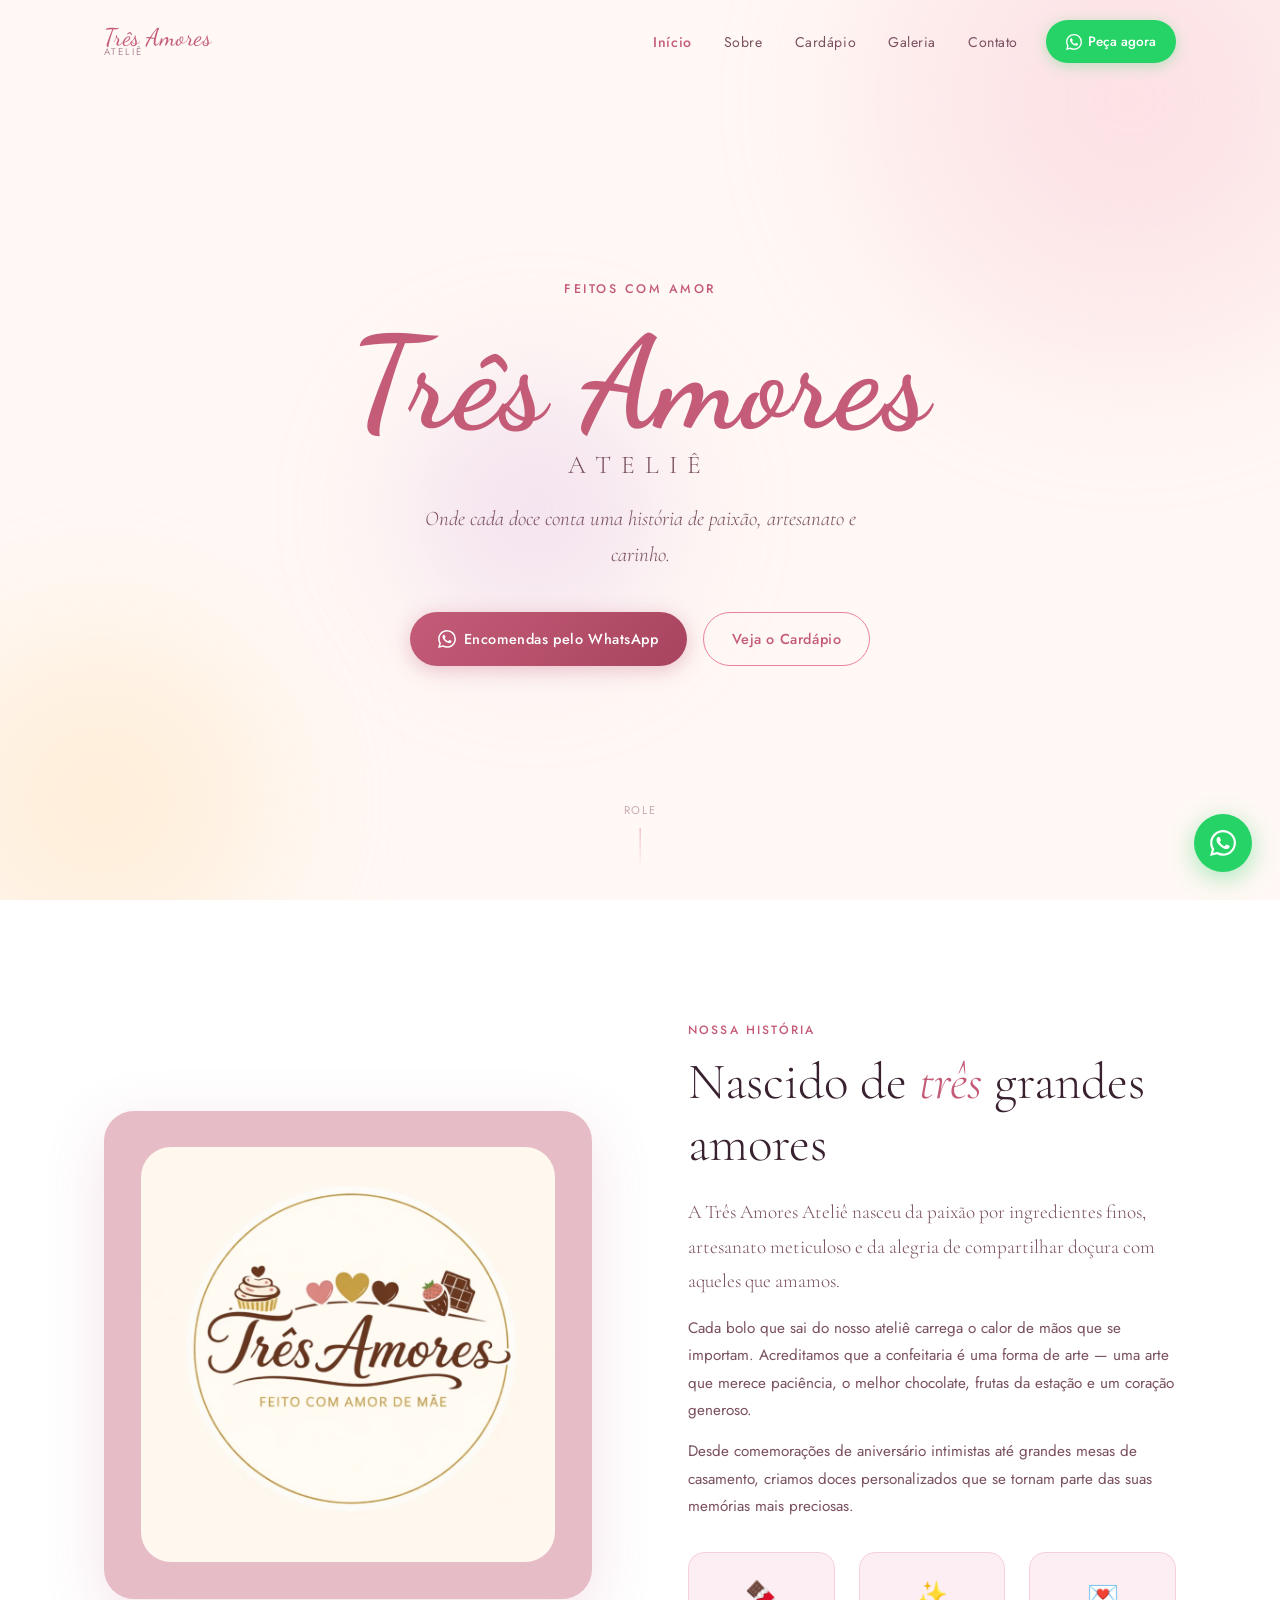
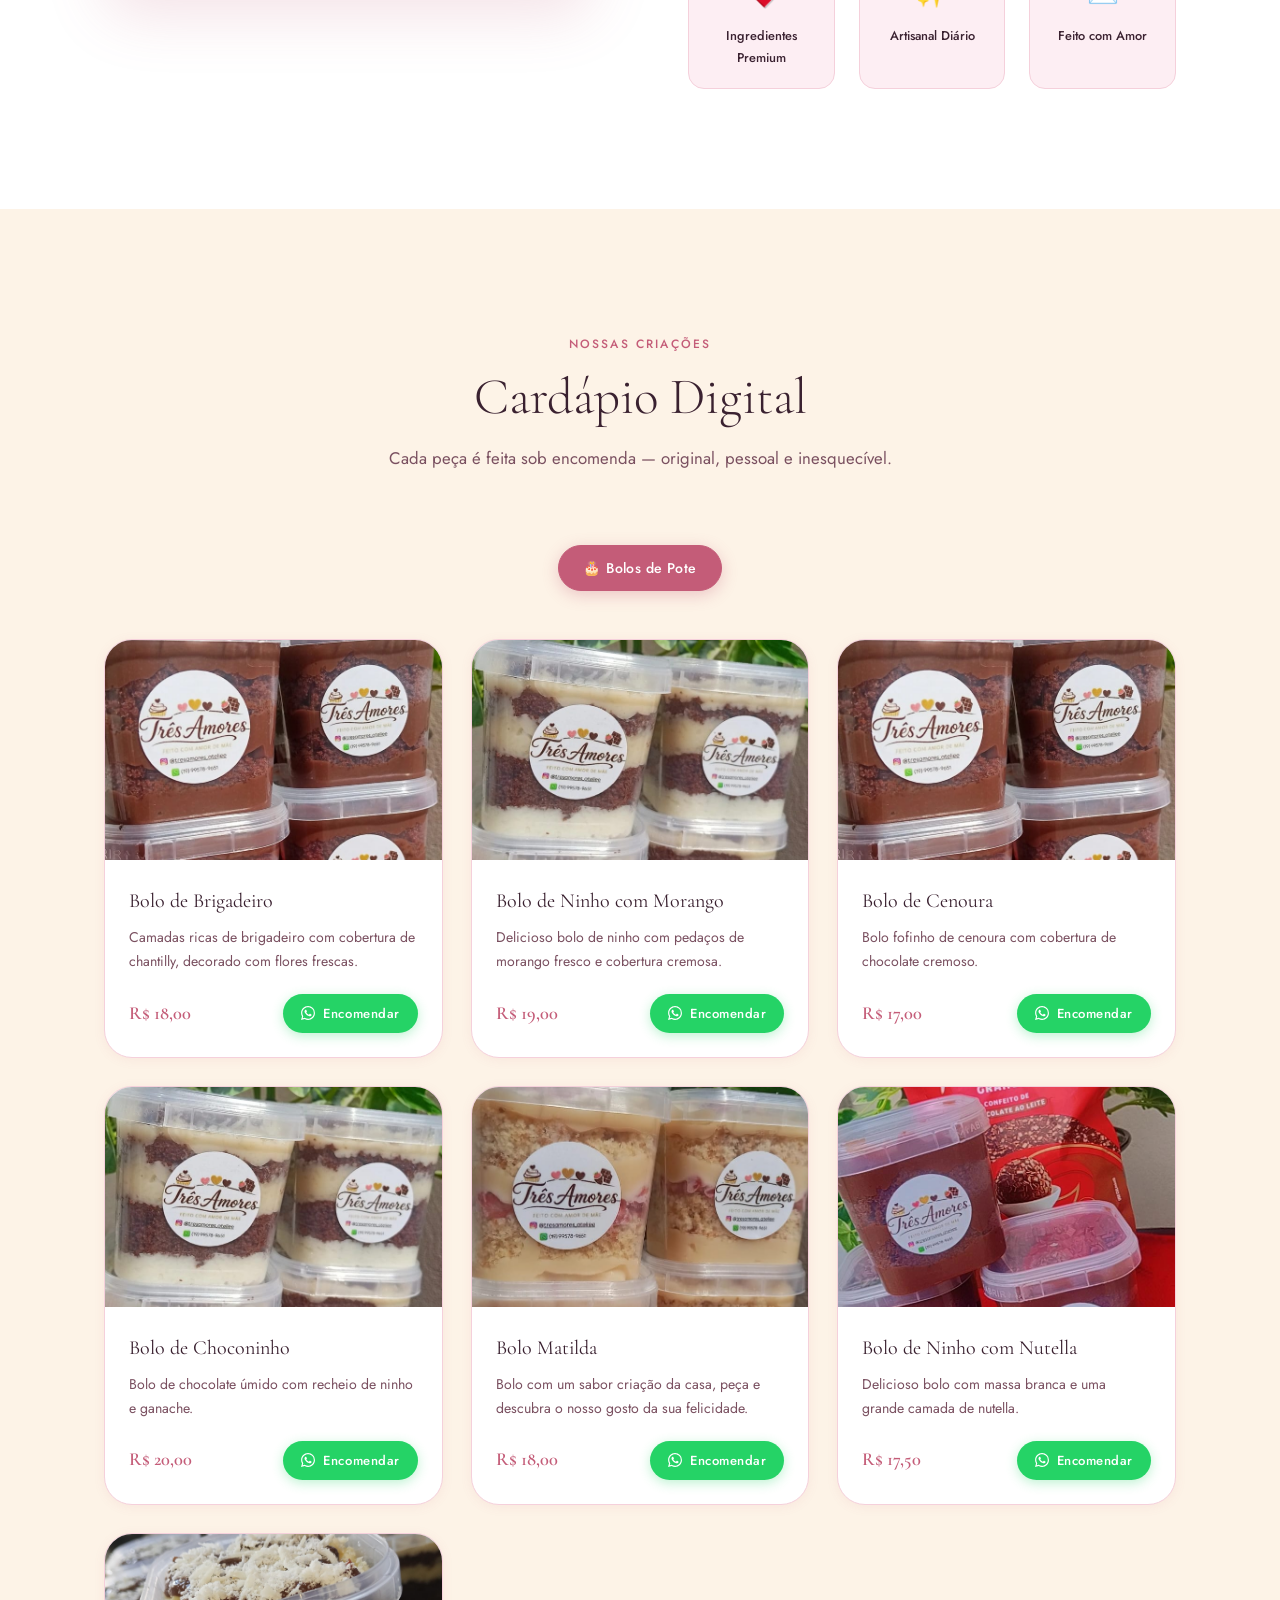
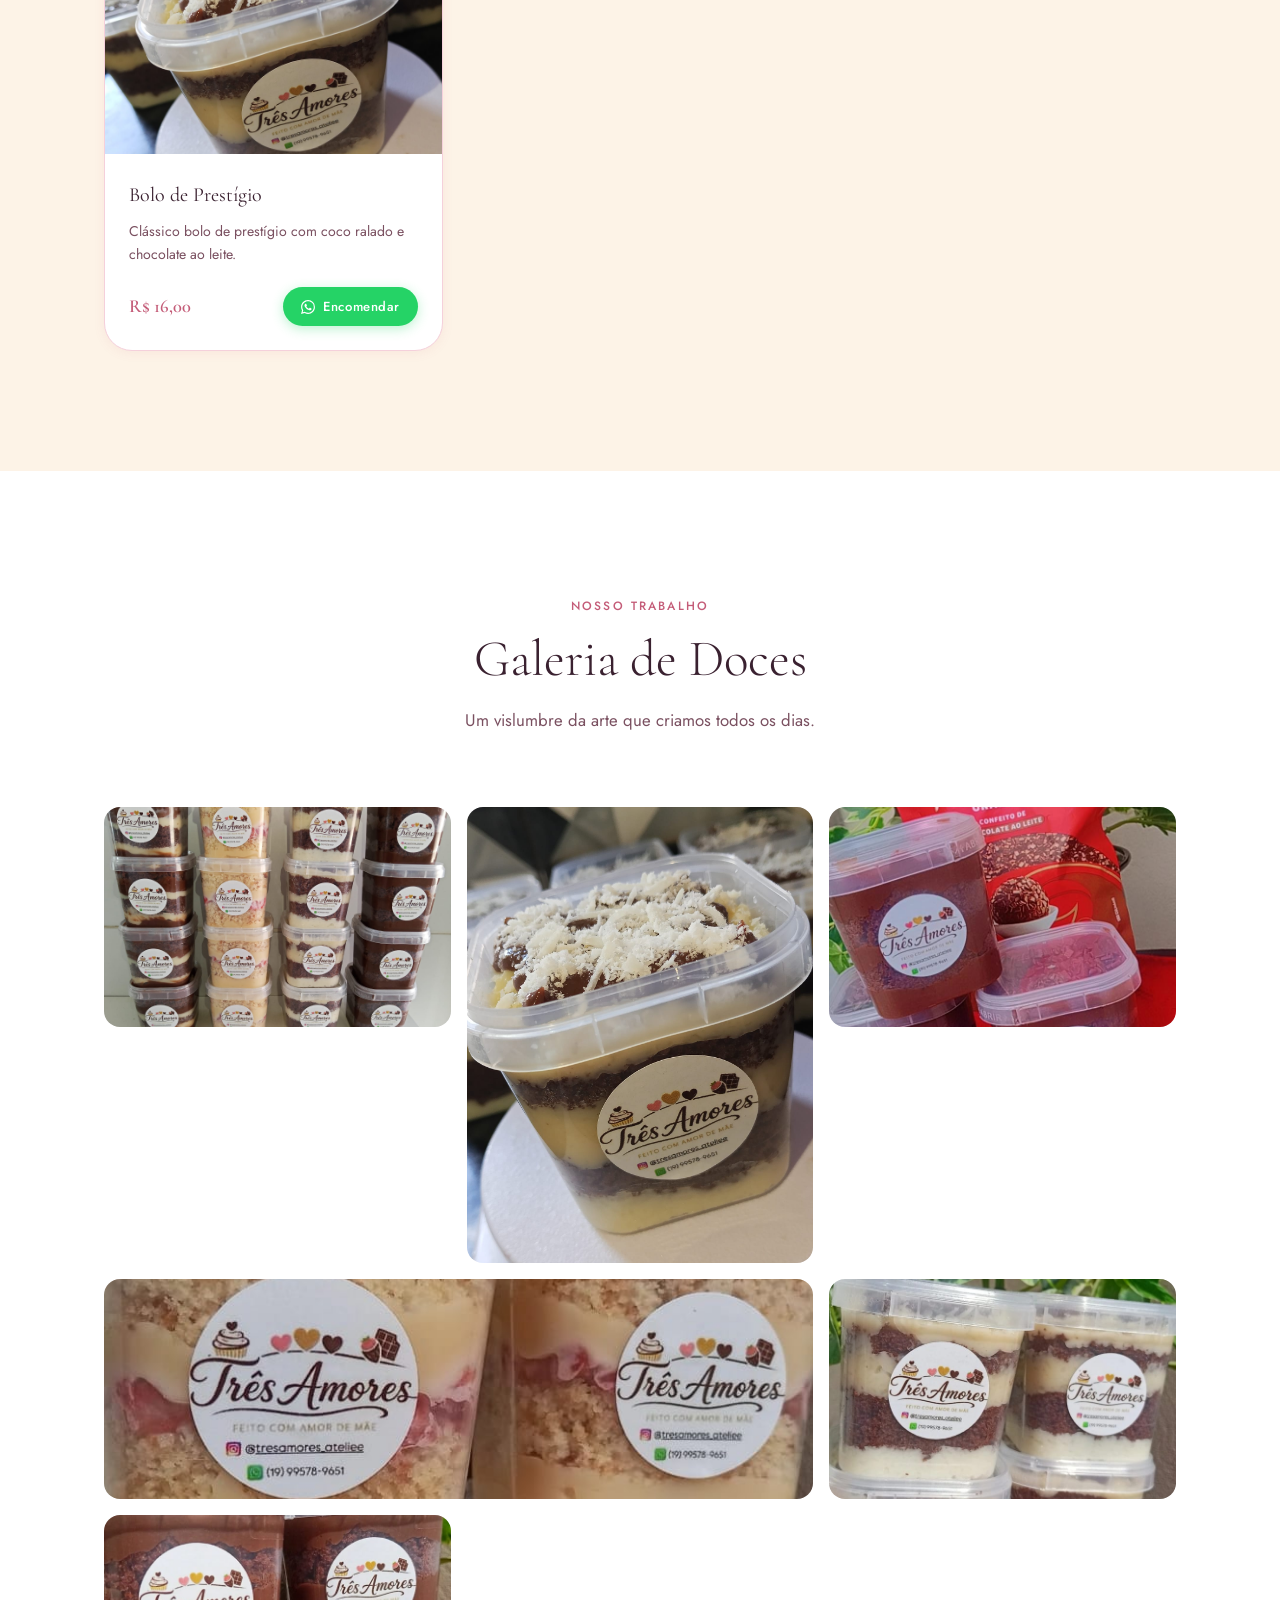
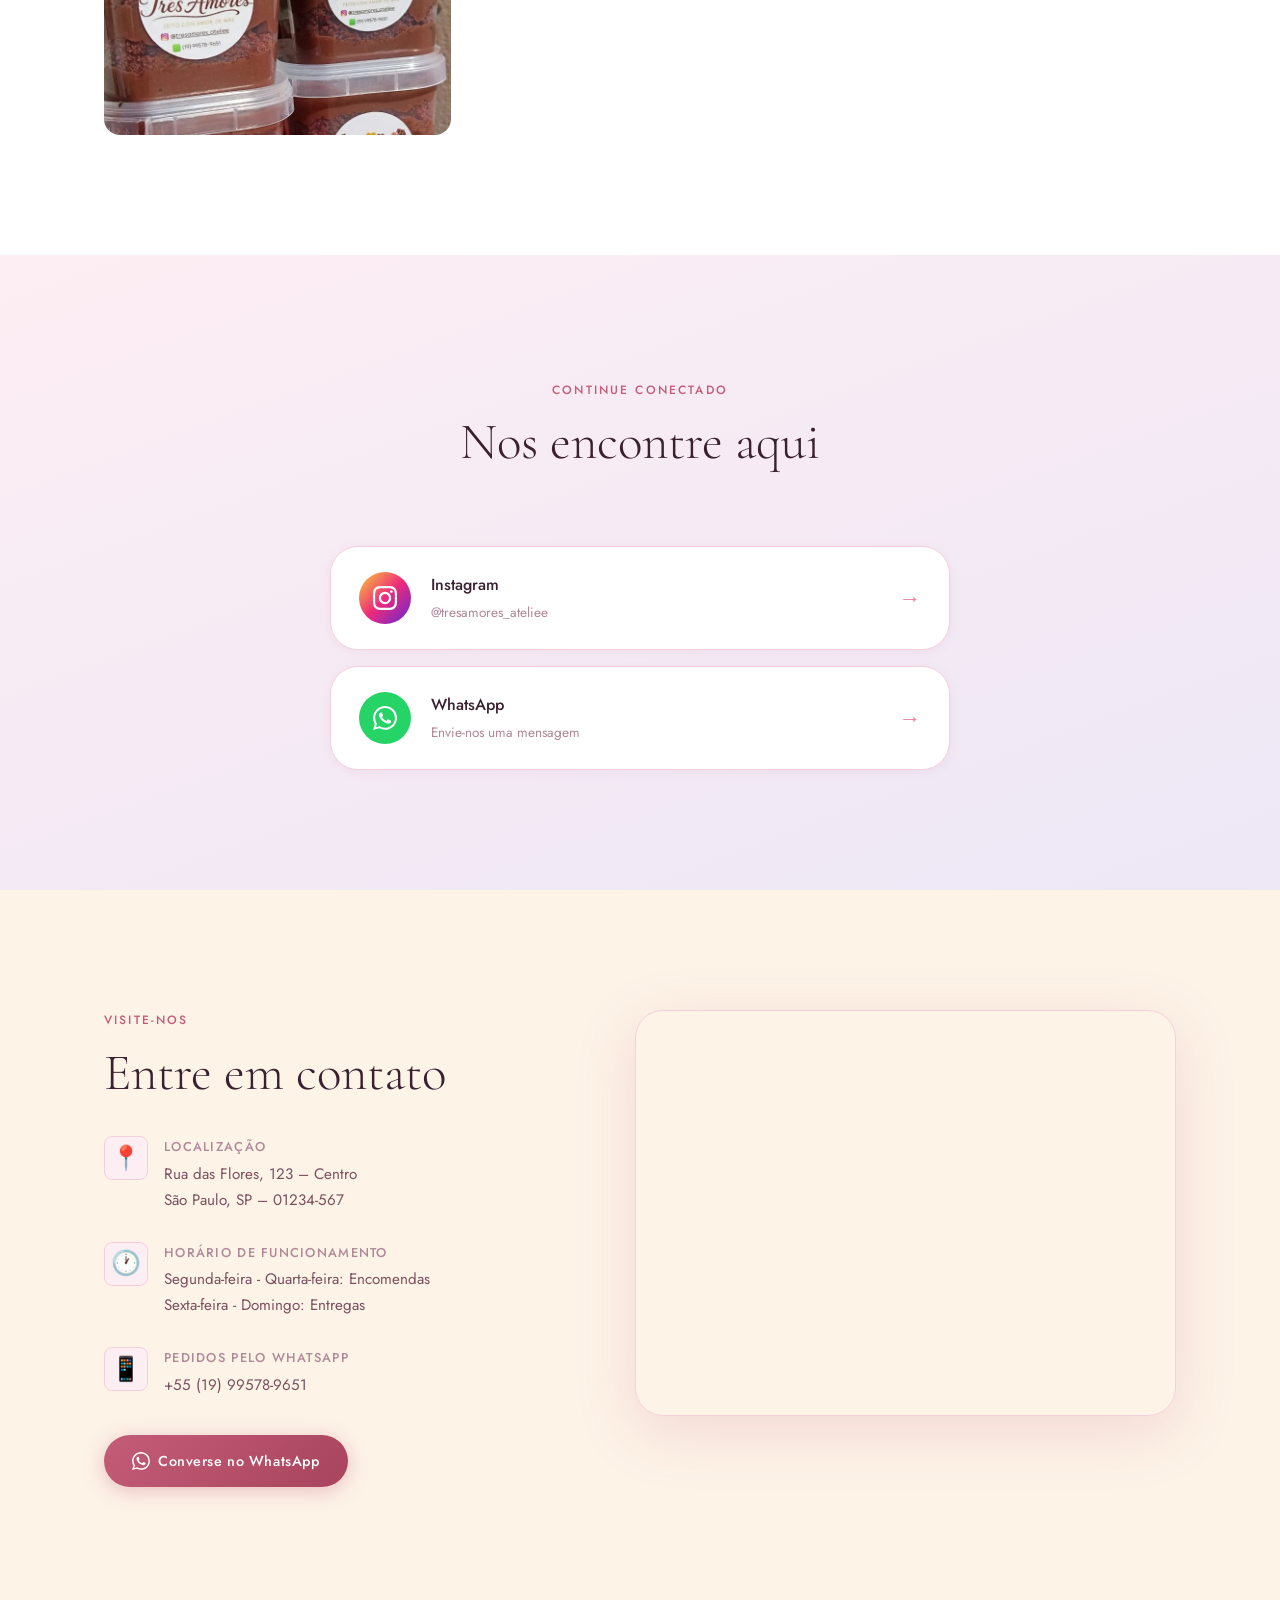
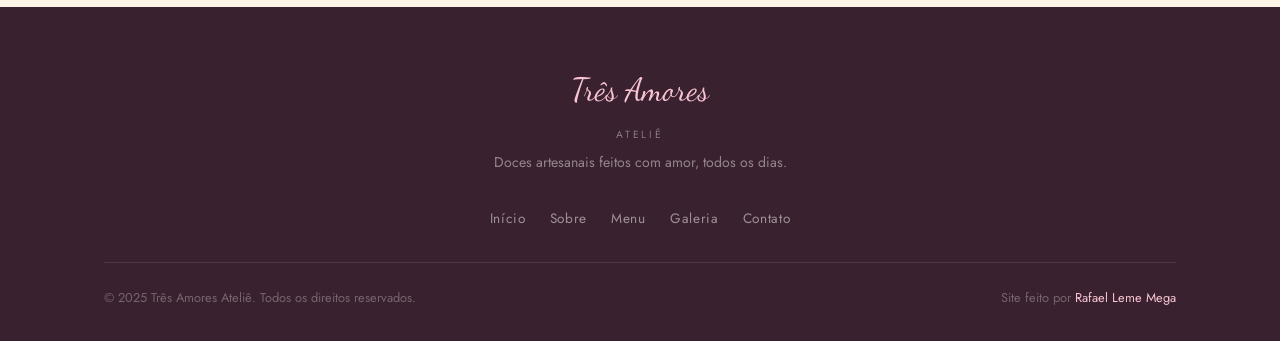
<file: TresAmoresAtelie-prototipo/index.html>
<!DOCTYPE html>
<html lang="pt-BR">
<head>
  <meta charset="UTF-8" />
  <meta name="viewport" content="width=device-width, initial-scale=1.0" />
  <title>Três Amores Ateliê – Bolos de Pote Artesanais</title>
  <link rel="preconnect" href="https://fonts.googleapis.com" />
  <link rel="preconnect" href="https://fonts.gstatic.com" crossorigin />
  <link href="https://fonts.googleapis.com/css2?family=Cormorant+Garamond:ital,wght@0,300;0,400;0,600;1,300;1,400&family=Jost:wght@300;400;500&family=Dancing+Script:wght@600;700&display=swap" rel="stylesheet" />
  <link rel="stylesheet" href="style.css" />
  <link rel="icon" href="assets/tres_amores_icone.png"/>
  
</head>
<body>

  <!-- ========== NAVIGATION ========== -->
  <header class="header" id="header">
    <nav class="nav container">
      <a href="#home" class="nav__logo">
        <span class="nav__logo-script">Três Amores</span>
        <span class="nav__logo-sub">Ateliê</span>
      </a>
      <ul class="nav__list" id="navList">
        <li><a href="#home" class="nav__link">Início</a></li>
        <li><a href="#about" class="nav__link">Sobre</a></li>
        <li><a href="#menu" class="nav__link">Cardápio</a></li>
        <li><a href="#gallery" class="nav__link">Galeria</a></li>
        <li><a href="#contact" class="nav__link">Contato</a></li>
        <li>
          <a href="https://wa.me/5519995789651?text=Olá!%20Vim%20pelo%20site!" target="_blank" class="nav__cta">
            <svg width="16" height="16" viewBox="0 0 24 24" fill="currentColor"><path d="M17.472 14.382c-.297-.149-1.758-.867-2.03-.967-.273-.099-.471-.148-.67.15-.197.297-.767.966-.94 1.164-.173.199-.347.223-.644.075-.297-.15-1.255-.463-2.39-1.475-.883-.788-1.48-1.761-1.653-2.059-.173-.297-.018-.458.13-.606.134-.133.298-.347.446-.52.149-.174.198-.298.298-.497.099-.198.05-.371-.025-.52-.075-.149-.669-1.612-.916-2.207-.242-.579-.487-.5-.669-.51-.173-.008-.371-.01-.57-.01-.198 0-.52.074-.792.372-.272.297-1.04 1.016-1.04 2.479 0 1.462 1.065 2.875 1.213 3.074.149.198 2.096 3.2 5.077 4.487.709.306 1.262.489 1.694.625.712.227 1.36.195 1.871.118.571-.085 1.758-.719 2.006-1.413.248-.694.248-1.289.173-1.413-.074-.124-.272-.198-.57-.347m-5.421 7.403h-.004a9.87 9.87 0 01-5.031-1.378l-.361-.214-3.741.982.998-3.648-.235-.374a9.86 9.86 0 01-1.51-5.26c.001-5.45 4.436-9.884 9.888-9.884 2.64 0 5.122 1.03 6.988 2.898a9.825 9.825 0 012.893 6.994c-.003 5.45-4.437 9.884-9.885 9.884m8.413-18.297A11.815 11.815 0 0012.05 0C5.495 0 .16 5.335.157 11.892c0 2.096.547 4.142 1.588 5.945L.057 24l6.305-1.654a11.882 11.882 0 005.683 1.448h.005c6.554 0 11.89-5.335 11.893-11.893a11.821 11.821 0 00-3.48-8.413z"/></svg>
            Peça agora
          </a>
        </li>
      </ul>
      <button class="nav__burger" id="navBurger" aria-label="Toggle menu">
        <span></span><span></span><span></span>
      </button>
    </nav>
  </header>

  <!-- ========== HERO ========== -->
  <section class="hero" id="home">
    <div class="hero__bg">
      <div class="hero__blob hero__blob--1"></div>
      <div class="hero__blob hero__blob--2"></div>
      <div class="hero__blob hero__blob--3"></div>
      <div class="hero__petals" id="petals"></div>
    </div>
    <div class="hero__content container">
      <span class="hero__eyebrow reveal-up">Feitos com Amor</span>
      <h1 class="hero__title reveal-up">
        <span class="hero__title-script">Três Amores</span>
        <span class="hero__title-sub">Ateliê</span>
      </h1>
      <p class="hero__slogan reveal-up">Onde cada doce conta uma história de paixão, artesanato e carinho.</p>
      <div class="hero__actions reveal-up">
        <a href="https://wa.me/5519995789651?text=Olá!%20Vim%20pelo%20site!" target="_blank" class="btn btn--primary">
          <svg width="18" height="18" viewBox="0 0 24 24" fill="currentColor"><path d="M17.472 14.382c-.297-.149-1.758-.867-2.03-.967-.273-.099-.471-.148-.67.15-.197.297-.767.966-.94 1.164-.173.199-.347.223-.644.075-.297-.15-1.255-.463-2.39-1.475-.883-.788-1.48-1.761-1.653-2.059-.173-.297-.018-.458.13-.606.134-.133.298-.347.446-.52.149-.174.198-.298.298-.497.099-.198.05-.371-.025-.52-.075-.149-.669-1.612-.916-2.207-.242-.579-.487-.5-.669-.51-.173-.008-.371-.01-.57-.01-.198 0-.52.074-.792.372-.272.297-1.04 1.016-1.04 2.479 0 1.462 1.065 2.875 1.213 3.074.149.198 2.096 3.2 5.077 4.487.709.306 1.262.489 1.694.625.712.227 1.36.195 1.871.118.571-.085 1.758-.719 2.006-1.413.248-.694.248-1.289.173-1.413-.074-.124-.272-.198-.57-.347m-5.421 7.403h-.004a9.87 9.87 0 01-5.031-1.378l-.361-.214-3.741.982.998-3.648-.235-.374a9.86 9.86 0 01-1.51-5.26c.001-5.45 4.436-9.884 9.888-9.884 2.64 0 5.122 1.03 6.988 2.898a9.825 9.825 0 012.893 6.994c-.003 5.45-4.437 9.884-9.885 9.884m8.413-18.297A11.815 11.815 0 0012.05 0C5.495 0 .16 5.335.157 11.892c0 2.096.547 4.142 1.588 5.945L.057 24l6.305-1.654a11.882 11.882 0 005.683 1.448h.005c6.554 0 11.89-5.335 11.893-11.893a11.821 11.821 0 00-3.48-8.413z"/></svg>
          Encomendas pelo WhatsApp
        <a href="#menu" class="btn btn--ghost">Veja o Cardápio</a>
      </div>
    </div>
    <div class="hero__scroll">
      <span>Role</span>
      <div class="hero__scroll-line"></div>
    </div>
  </section>

  <!-- ========== ABOUT ========== -->
  <section class="about section" id="about">
    <div class="container about__grid">
      <div class="about__image-wrap reveal-left">
        <div class="about__image-frame">
          <div class="about__image-placeholder">
            <div class="about__img-inner">
              <img src="assets/tres_amores.png" alt="Imagem do Ateliê" class="about__image">
              
            </div>
          </div>
          <div class="about__image-deco"></div>
        </div>
      </div>
      <div class="about__text reveal-right">
        <span class="section__eyebrow">Nossa História</span>
        <h2 class="section__title">Nascido de <em>três</em> grandes amores</h2>
        <p class="about__lead">A Três Amores Ateliê nasceu da paixão por ingredientes finos, artesanato meticuloso e da alegria de compartilhar doçura com aqueles que amamos.</p>
        <p class="about__body">Cada bolo  que sai do nosso ateliê carrega o calor de mãos que se importam. Acreditamos que a confeitaria é uma forma de arte — uma arte que merece paciência, o melhor chocolate, frutas da estação e um coração generoso.</p>
        <p class="about__body">Desde comemorações de aniversário intimistas até grandes mesas de casamento, criamos doces personalizados que se tornam parte das suas memórias mais preciosas.</p>
        <div class="about__pillars">
          <div class="about__pillar">
            <span class="about__pillar-icon">🍫</span>
            <strong>Ingredientes Premium</strong>
          </div>
          <div class="about__pillar">
            <span class="about__pillar-icon">✨</span>
            <strong>Artisanal Diário</strong>
          </div>
          <div class="about__pillar">
            <span class="about__pillar-icon">💌</span>
            <strong>Feito com Amor</strong>
          </div>
        </div>
      </div>
    </div>
  </section>

  <!-- ========== MENU ========== -->
  <section class="menu section" id="menu">
    <div class="container">
      <div class="section__header reveal-up">
        <span class="section__eyebrow">Nossas Criações</span>
        <h2 class="section__title">Cardápio Digital</h2>
        <p class="section__desc">Cada peça é feita sob encomenda — original, pessoal e inesquecível.</p>
      </div>

      <div class="menu__tabs reveal-up">
        <button class="menu__tab active" data-cat="cakes">🎂 Bolos de Pote</button>
      </div>

      <!-- Cakes -->
      <div class="menu__grid" id="cat-cakes">
        <article class="menu__card reveal-up">
          <div class="menu__card-img" style="background: linear-gradient(135deg, #fce4ec, #f8bbd0);">
            <img src="assets/bolo_1.jpeg" alt="Bolo de Brigadeiro">
          </div>
          <div class="menu__card-body">
            <h3 class="menu__card-name">Bolo de Brigadeiro</h3>
            <p class="menu__card-desc">Camadas ricas de brigadeiro com cobertura de chantilly, decorado com flores frescas.</p>
            <div class="menu__card-footer">
              <span class="menu__card-price">R$ 18,00</span>
              <button class="btn btn--whatsapp" data-product="Bolo de Brigadeiro">
                <svg width="14" height="14" viewBox="0 0 24 24" fill="currentColor"><path d="M17.472 14.382c-.297-.149-1.758-.867-2.03-.967-.273-.099-.471-.148-.67.15-.197.297-.767.966-.94 1.164-.173.199-.347.223-.644.075-.297-.15-1.255-.463-2.39-1.475-.883-.788-1.48-1.761-1.653-2.059-.173-.297-.018-.458.13-.606.134-.133.298-.347.446-.52.149-.174.198-.298.298-.497.099-.198.05-.371-.025-.52-.075-.149-.669-1.612-.916-2.207-.242-.579-.487-.5-.669-.51-.173-.008-.371-.01-.57-.01-.198 0-.52.074-.792.372-.272.297-1.04 1.016-1.04 2.479 0 1.462 1.065 2.875 1.213 3.074.149.198 2.096 3.2 5.077 4.487.709.306 1.262.489 1.694.625.712.227 1.36.195 1.871.118.571-.085 1.758-.719 2.006-1.413.248-.694.248-1.289.173-1.413-.074-.124-.272-.198-.57-.347m-5.421 7.403h-.004a9.87 9.87 0 01-5.031-1.378l-.361-.214-3.741.982.998-3.648-.235-.374a9.86 9.86 0 01-1.51-5.26c.001-5.45 4.436-9.884 9.888-9.884 2.64 0 5.122 1.03 6.988 2.898a9.825 9.825 0 012.893 6.994c-.003 5.45-4.437 9.884-9.885 9.884m8.413-18.297A11.815 11.815 0 0012.05 0C5.495 0 .16 5.335.157 11.892c0 2.096.547 4.142 1.588 5.945L.057 24l6.305-1.654a11.882 11.882 0 005.683 1.448h.005c6.554 0 11.89-5.335 11.893-11.893a11.821 11.821 0 00-3.48-8.413z"/></svg>
                Encomendar
              </button>
            </div>
          </div>
        </article>
        <article class="menu__card reveal-up">
          <div class="menu__card-img" style="background: linear-gradient(135deg, #ede7f6, #d1c4e9);">
            <img src="assets/bolo_2.jpeg" alt="Bolo de Ninho com Morango">
          </div>
          <div class="menu__card-body">
            <h3 class="menu__card-name">Bolo de Ninho com Morango</h3>
            <p class="menu__card-desc">Delicioso bolo de ninho com pedaços de morango fresco e cobertura cremosa.</p>
            <div class="menu__card-footer">
              <span class="menu__card-price">R$ 19,00</span>
              <button class="btn btn--whatsapp" data-product="Bolo de Ninho com Morango">
                <svg width="14" height="14" viewBox="0 0 24 24" fill="currentColor"><path d="M17.472 14.382c-.297-.149-1.758-.867-2.03-.967-.273-.099-.471-.148-.67.15-.197.297-.767.966-.94 1.164-.173.199-.347.223-.644.075-.297-.15-1.255-.463-2.39-1.475-.883-.788-1.48-1.761-1.653-2.059-.173-.297-.018-.458.13-.606.134-.133.298-.347.446-.52.149-.174.198-.298.298-.497.099-.198.05-.371-.025-.52-.075-.149-.669-1.612-.916-2.207-.242-.579-.487-.5-.669-.51-.173-.008-.371-.01-.57-.01-.198 0-.52.074-.792.372-.272.297-1.04 1.016-1.04 2.479 0 1.462 1.065 2.875 1.213 3.074.149.198 2.096 3.2 5.077 4.487.709.306 1.262.489 1.694.625.712.227 1.36.195 1.871.118.571-.085 1.758-.719 2.006-1.413.248-.694.248-1.289.173-1.413-.074-.124-.272-.198-.57-.347m-5.421 7.403h-.004a9.87 9.87 0 01-5.031-1.378l-.361-.214-3.741.982.998-3.648-.235-.374a9.86 9.86 0 01-1.51-5.26c.001-5.45 4.436-9.884 9.888-9.884 2.64 0 5.122 1.03 6.988 2.898a9.825 9.825 0 012.893 6.994c-.003 5.45-4.437 9.884-9.885 9.884m8.413-18.297A11.815 11.815 0 0012.05 0C5.495 0 .16 5.335.157 11.892c0 2.096.547 4.142 1.588 5.945L.057 24l6.305-1.654a11.882 11.882 0 005.683 1.448h.005c6.554 0 11.89-5.335 11.893-11.893a11.821 11.821 0 00-3.48-8.413z"/></svg>
                Encomendar
              </button>
            </div>
          </div>
        </article>

        <article class="menu__card reveal-up">
          <div class="menu__card-img" style="background: linear-gradient(135deg, #ffebee, #ffcdd2);">
            <img src="assets/bolo_1.jpeg" alt="Bolo de Brigadeiro">
          </div>
          <div class="menu__card-body">
            <h3 class="menu__card-name">Bolo de Cenoura</h3>
            <p class="menu__card-desc">Bolo fofinho de cenoura com cobertura de chocolate cremoso.</p>
            <div class="menu__card-footer">
              <span class="menu__card-price">R$ 17,00</span>
              <button class="btn btn--whatsapp" data-product="Bolo de Cenoura">
                <svg width="14" height="14" viewBox="0 0 24 24" fill="currentColor"><path d="M17.472 14.382c-.297-.149-1.758-.867-2.03-.967-.273-.099-.471-.148-.67.15-.197.297-.767.966-.94 1.164-.173.199-.347.223-.644.075-.297-.15-1.255-.463-2.39-1.475-.883-.788-1.48-1.761-1.653-2.059-.173-.297-.018-.458.13-.606.134-.133.298-.347.446-.52.149-.174.198-.298.298-.497.099-.198.05-.371-.025-.52-.075-.149-.669-1.612-.916-2.207-.242-.579-.487-.5-.669-.51-.173-.008-.371-.01-.57-.01-.198 0-.52.074-.792.372-.272.297-1.04 1.016-1.04 2.479 0 1.462 1.065 2.875 1.213 3.074.149.198 2.096 3.2 5.077 4.487.709.306 1.262.489 1.694.625.712.227 1.36.195 1.871.118.571-.085 1.758-.719 2.006-1.413.248-.694.248-1.289.173-1.413-.074-.124-.272-.198-.57-.347m-5.421 7.403h-.004a9.87 9.87 0 01-5.031-1.378l-.361-.214-3.741.982.998-3.648-.235-.374a9.86 9.86 0 01-1.51-5.26c.001-5.45 4.436-9.884 9.888-9.884 2.64 0 5.122 1.03 6.988 2.898a9.825 9.825 0 012.893 6.994c-.003 5.45-4.437 9.884-9.885 9.884m8.413-18.297A11.815 11.815 0 0012.05 0C5.495 0 .16 5.335.157 11.892c0 2.096.547 4.142 1.588 5.945L.057 24l6.305-1.654a11.882 11.882 0 005.683 1.448h.005c6.554 0 11.89-5.335 11.893-11.893a11.821 11.821 0 00-3.48-8.413z"/></svg>
                Encomendar
              </button>
            </div>
          </div>
        </article>

        <article class="menu__card reveal-up">
          <div class="menu__card-img" style="background: linear-gradient(135deg, #f3e5f5, #e1bee7);">
            <img src="assets/bolo_2.jpeg" alt="Bolo de Choconinho">
            
          </div>
          <div class="menu__card-body">
            <h3 class="menu__card-name">Bolo de Choconinho</h3>
            <p class="menu__card-desc">Bolo de chocolate úmido com recheio de ninho e ganache.</p>
            <div class="menu__card-footer">
              <span class="menu__card-price">R$ 20,00</span>
              <button class="btn btn--whatsapp" data-product="Bolo de Choconinho">
                <svg width="14" height="14" viewBox="0 0 24 24" fill="currentColor"><path d="M17.472 14.382c-.297-.149-1.758-.867-2.03-.967-.273-.099-.471-.148-.67.15-.197.297-.767.966-.94 1.164-.173.199-.347.223-.644.075-.297-.15-1.255-.463-2.39-1.475-.883-.788-1.48-1.761-1.653-2.059-.173-.297-.018-.458.13-.606.134-.133.298-.347.446-.52.149-.174.198-.298.298-.497.099-.198.05-.371-.025-.52-.075-.149-.669-1.612-.916-2.207-.242-.579-.487-.5-.669-.51-.173-.008-.371-.01-.57-.01-.198 0-.52.074-.792.372-.272.297-1.04 1.016-1.04 2.479 0 1.462 1.065 2.875 1.213 3.074.149.198 2.096 3.2 5.077 4.487.709.306 1.262.489 1.694.625.712.227 1.36.195 1.871.118.571-.085 1.758-.719 2.006-1.413.248-.694.248-1.289.173-1.413-.074-.124-.272-.198-.57-.347m-5.421 7.403h-.004a9.87 9.87 0 01-5.031-1.378l-.361-.214-3.741.982.998-3.648-.235-.374a9.86 9.86 0 01-1.51-5.26c.001-5.45 4.436-9.884 9.888-9.884 2.64 0 5.122 1.03 6.988 2.898a9.825 9.825 0 012.893 6.994c-.003 5.45-4.437 9.884-9.885 9.884m8.413-18.297A11.815 11.815 0 0012.05 0C5.495 0 .16 5.335.157 11.892c0 2.096.547 4.142 1.588 5.945L.057 24l6.305-1.654a11.882 11.882 0 005.683 1.448h.005c6.554 0 11.89-5.335 11.893-11.893a11.821 11.821 0 00-3.48-8.413z"/></svg>
                Encomendar
              </button>
            </div>
          </div>
        </article>

        <article class="menu__card reveal-up">
          <div class="menu__card-img" style="background: linear-gradient(135deg, #e3f2fd, #bbdefb);">
            <img src="assets/bolo_3.jpeg" alt="Bolo Matilda">
            
          </div>
          <div class="menu__card-body">
            <h3 class="menu__card-name">Bolo Matilda</h3>
            <p class="menu__card-desc">Bolo com um sabor criação da casa, peça e descubra o nosso gosto da sua felicidade.</p>
            <div class="menu__card-footer">
              <span class="menu__card-price">R$ 18,00</span>
              <button class="btn btn--whatsapp" data-product="Bolo Matilda">
                <svg width="14" height="14" viewBox="0 0 24 24" fill="currentColor"><path d="M17.472 14.382c-.297-.149-1.758-.867-2.03-.967-.273-.099-.471-.148-.67.15-.197.297-.767.966-.94 1.164-.173.199-.347.223-.644.075-.297-.15-1.255-.463-2.39-1.475-.883-.788-1.48-1.761-1.653-2.059-.173-.297-.018-.458.13-.606.134-.133.298-.347.446-.52.149-.174.198-.298.298-.497.099-.198.05-.371-.025-.52-.075-.149-.669-1.612-.916-2.207-.242-.579-.487-.5-.669-.51-.173-.008-.371-.01-.57-.01-.198 0-.52.074-.792.372-.272.297-1.04 1.016-1.04 2.479 0 1.462 1.065 2.875 1.213 3.074.149.198 2.096 3.2 5.077 4.487.709.306 1.262.489 1.694.625.712.227 1.36.195 1.871.118.571-.085 1.758-.719 2.006-1.413.248-.694.248-1.289.173-1.413-.074-.124-.272-.198-.57-.347m-5.421 7.403h-.004a9.87 9.87 0 01-5.031-1.378l-.361-.214-3.741.982.998-3.648-.235-.374a9.86 9.86 0 01-1.51-5.26c.001-5.45 4.436-9.884 9.888-9.884 2.64 0 5.122 1.03 6.988 2.898a9.825 9.825 0 012.893 6.994c-.003 5.45-4.437 9.884-9.885 9.884m8.413-18.297A11.815 11.815 0 0012.05 0C5.495 0 .16 5.335.157 11.892c0 2.096.547 4.142 1.588 5.945L.057 24l6.305-1.654a11.882 11.882 0 005.683 1.448h.005c6.554 0 11.89-5.335 11.893-11.893a11.821 11.821 0 00-3.48-8.413z"/></svg>
                Encomendar
              </button>
            </div>
          </div>
        </article>

        <article class="menu__card reveal-up">
          <div class="menu__card-img" style="background: linear-gradient(135deg, #f1f8e9, #c5e1a5);">
            <img src="assets/bolo_4.jpeg" alt="Bolo de Ninho com Nutella">
          </div>
          <div class="menu__card-body">
            <h3 class="menu__card-name">Bolo de Ninho com Nutella</h3>
            <p class="menu__card-desc">Delicioso bolo com massa branca e uma grande camada de nutella.</p>
            <div class="menu__card-footer">
              <span class="menu__card-price">R$ 17,50</span>
              <button class="btn btn--whatsapp" data-product="Bolo de Ninho com Nutella">
                <svg width="14" height="14" viewBox="0 0 24 24" fill="currentColor"><path d="M17.472 14.382c-.297-.149-1.758-.867-2.03-.967-.273-.099-.471-.148-.67.15-.197.297-.767.966-.94 1.164-.173.199-.347.223-.644.075-.297-.15-1.255-.463-2.39-1.475-.883-.788-1.48-1.761-1.653-2.059-.173-.297-.018-.458.13-.606.134-.133.298-.347.446-.52.149-.174.198-.298.298-.497.099-.198.05-.371-.025-.52-.075-.149-.669-1.612-.916-2.207-.242-.579-.487-.5-.669-.51-.173-.008-.371-.01-.57-.01-.198 0-.52.074-.792.372-.272.297-1.04 1.016-1.04 2.479 0 1.462 1.065 2.875 1.213 3.074.149.198 2.096 3.2 5.077 4.487.709.306 1.262.489 1.694.625.712.227 1.36.195 1.871.118.571-.085 1.758-.719 2.006-1.413.248-.694.248-1.289.173-1.413-.074-.124-.272-.198-.57-.347m-5.421 7.403h-.004a9.87 9.87 0 01-5.031-1.378l-.361-.214-3.741.982.998-3.648-.235-.374a9.86 9.86 0 01-1.51-5.26c.001-5.45 4.436-9.884 9.888-9.884 2.64 0 5.122 1.03 6.988 2.898a9.825 9.825 0 012.893 6.994c-.003 5.45-4.437 9.884-9.885 9.884m8.413-18.297A11.815 11.815 0 0012.05 0C5.495 0 .16 5.335.157 11.892c0 2.096.547 4.142 1.588 5.945L.057 24l6.305-1.654a11.882 11.882 0 005.683 1.448h.005c6.554 0 11.89-5.335 11.893-11.893a11.821 11.821 0 00-3.48-8.413z"/></svg>
                Encomendar
              </button>
            </div>
          </div>
        </article>

        </article>

        <article class="menu__card reveal-up">
          <div class="menu__card-img" style="background: linear-gradient(135deg, #fff3e0, #ffcc80);">
            <img src="assets/bolo_prestigio.jpeg" alt="Bolo de Prestígio">
          </div>
          <div class="menu__card-body">
            <h3 class="menu__card-name">Bolo de Prestígio</h3>
            <p class="menu__card-desc">Clássico bolo de prestígio com coco ralado e chocolate ao leite.</p>
            <div class="menu__card-footer">
              <span class="menu__card-price">R$ 16,00</span>
              <button class="btn btn--whatsapp" data-product="Bolo de Prestígio">
                <svg width="14" height="14" viewBox="0 0 24 24" fill="currentColor"><path d="M17.472 14.382c-.297-.149-1.758-.867-2.03-.967-.273-.099-.471-.148-.67.15-.197.297-.767.966-.94 1.164-.173.199-.347.223-.644.075-.297-.15-1.255-.463-2.39-1.475-.883-.788-1.48-1.761-1.653-2.059-.173-.297-.018-.458.13-.606.134-.133.298-.347.446-.52.149-.174.198-.298.298-.497.099-.198.05-.371-.025-.52-.075-.149-.669-1.612-.916-2.207-.242-.579-.487-.5-.669-.51-.173-.008-.371-.01-.57-.01-.198 0-.52.074-.792.372-.272.297-1.04 1.016-1.04 2.479 0 1.462 1.065 2.875 1.213 3.074.149.198 2.096 3.2 5.077 4.487.709.306 1.262.489 1.694.625.712.227 1.36.195 1.871.118.571-.085 1.758-.719 2.006-1.413.248-.694.248-1.289.173-1.413-.074-.124-.272-.198-.57-.347m-5.421 7.403h-.004a9.87 9.87 0 01-5.031-1.378l-.361-.214-3.741.982.998-3.648-.235-.374a9.86 9.86 0 01-1.51-5.26c.001-5.45 4.436-9.884 9.888-9.884 2.64 0 5.122 1.03 6.988 2.898a9.825 9.825 0 012.893 6.994c-.003 5.45-4.437 9.884-9.885 9.884m8.413-18.297A11.815 11.815 0 0012.05 0C5.495 0 .16 5.335.157 11.892c0 2.096.547 4.142 1.588 5.945L.057 24l6.305-1.654a11.882 11.882 0 005.683 1.448h.005c6.554 0 11.89-5.335 11.893-11.893a11.821 11.821 0 00-3.48-8.413z"/></svg>
                Encomendar
              </button>
            </div>
          </div>
        </article>
      </div>
    </div>
  </section>

  <!-- ========== GALLERY ========== -->
  <section class="gallery section" id="gallery">
    <div class="container">
      <div class="section__header reveal-up">
        <span class="section__eyebrow">Nosso Trabalho</span>
        <h2 class="section__title">Galeria de Doces</h2>
        <p class="section__desc">Um vislumbre da arte que criamos todos os dias.
      </div>
      <div class="gallery__grid">
        <div class="gallery__item reveal-up" data-index="0" style="background: linear-gradient(135deg, #fce4ec, #f48fb1);">
          <img src="assets/bolos.jpeg" alt="Nossos bolos artesanais">
          <div class="gallery__overlay"><span>Ver</span></div>
        </div>
        <div class="gallery__item reveal-up gallery__item--tall" data-index="1" style="background: linear-gradient(135deg, #fff3e0, #ffcc80);">
          <img src="assets/bolo_prestigio.jpeg" alt="Bolo de Prestígio">
          <div class="gallery__overlay"><span>Ver</span></div>
        </div>
        <div class="gallery__item reveal-up" data-index="2" style="background: linear-gradient(135deg, #e8eaf6, #9fa8da);">
          <img src="assets/bolo_4.jpeg" alt="Bolo de Coco">
          <div class="gallery__overlay"><span>Ver</span></div>
        </div>
        <div class="gallery__item reveal-up gallery__item--wide" data-index="3" style="background: linear-gradient(135deg, #e0f2f1, #80cbc4);">
          <img src="assets/bolo_3.jpeg" alt="Bolo de Choconinho">
          <div class="gallery__overlay"><span>Ver</span></div>
        </div>
        <div class="gallery__item reveal-up" data-index="4" style="background: linear-gradient(135deg, #fce4ec, #f8bbd0);">
          <img src="assets/bolo_2.jpeg" alt="Bolo de Cenoura">
          <div class="gallery__overlay"><span>Ver</span></div>
        </div>
        <div class="gallery__item reveal-up" data-index="5" style="background: linear-gradient(135deg, #f3e5f5, #e1bee7);">
          <img src="assets/bolo_1.jpeg" alt="Bolo de Brigadeiro">
          <div class="gallery__overlay"><span>Ver</span></div>
        </div>
      </div>
    </div>
  </section>

  <!-- ========== SOCIAL ========== -->
  <section class="social section" id="social">
    <div class="container">
      <div class="section__header reveal-up">
        <span class="section__eyebrow">Continue Conectado</span>
        <h2 class="section__title">Nos encontre aqui</h2>
      </div>
      <div class="social__grid reveal-up">
        <a href="https://www.instagram.com/tresamores_ateliee/ " target="_blank" class="social__card social__card--instagram">
          <div class="social__icon">
            <svg viewBox="0 0 24 24" fill="currentColor"><path d="M12 2.163c3.204 0 3.584.012 4.85.07 3.252.148 4.771 1.691 4.919 4.919.058 1.265.069 1.645.069 4.849 0 3.205-.012 3.584-.069 4.849-.149 3.225-1.664 4.771-4.919 4.919-1.266.058-1.644.07-4.85.07-3.204 0-3.584-.012-4.849-.07-3.26-.149-4.771-1.699-4.919-4.92-.058-1.265-.07-1.644-.07-4.849 0-3.204.013-3.583.07-4.849.149-3.227 1.664-4.771 4.919-4.919 1.266-.057 1.645-.069 4.849-.069zm0-2.163c-3.259 0-3.667.014-4.947.072-4.358.2-6.78 2.618-6.98 6.98-.059 1.281-.073 1.689-.073 4.948 0 3.259.014 3.668.072 4.948.2 4.358 2.618 6.78 6.98 6.98 1.281.058 1.689.072 4.948.072 3.259 0 3.668-.014 4.948-.072 4.354-.2 6.782-2.618 6.979-6.98.059-1.28.073-1.689.073-4.948 0-3.259-.014-3.667-.072-4.947-.196-4.354-2.617-6.78-6.979-6.98-1.281-.059-1.69-.073-4.949-.073zm0 5.838c-3.403 0-6.162 2.759-6.162 6.162s2.759 6.163 6.162 6.163 6.162-2.759 6.162-6.163c0-3.403-2.759-6.162-6.162-6.162zm0 10.162c-2.209 0-4-1.79-4-4 0-2.209 1.791-4 4-4s4 1.791 4 4c0 2.21-1.791 4-4 4zm6.406-11.845c-.796 0-1.441.645-1.441 1.44s.645 1.44 1.441 1.44c.795 0 1.439-.645 1.439-1.44s-.644-1.44-1.439-1.44z"/></svg>
          </div>
          <div class="social__info">
            <strong>Instagram</strong>
            <span>@tresamores_ateliee</span>
          </div>
          <div class="social__arrow">→</div>
        </a>

        <a href="https://wa.me/5519995789651?text=Olá!%20Vim%20pelo%20site!" target="_blank" class="social__card social__card--whatsapp">
          <div class="social__icon">
            <svg viewBox="0 0 24 24" fill="currentColor"><path d="M17.472 14.382c-.297-.149-1.758-.867-2.03-.967-.273-.099-.471-.148-.67.15-.197.297-.767.966-.94 1.164-.173.199-.347.223-.644.075-.297-.15-1.255-.463-2.39-1.475-.883-.788-1.48-1.761-1.653-2.059-.173-.297-.018-.458.13-.606.134-.133.298-.347.446-.52.149-.174.198-.298.298-.497.099-.198.05-.371-.025-.52-.075-.149-.669-1.612-.916-2.207-.242-.579-.487-.5-.669-.51-.173-.008-.371-.01-.57-.01-.198 0-.52.074-.792.372-.272.297-1.04 1.016-1.04 2.479 0 1.462 1.065 2.875 1.213 3.074.149.198 2.096 3.2 5.077 4.487.709.306 1.262.489 1.694.625.712.227 1.36.195 1.871.118.571-.085 1.758-.719 2.006-1.413.248-.694.248-1.289.173-1.413-.074-.124-.272-.198-.57-.347m-5.421 7.403h-.004a9.87 9.87 0 01-5.031-1.378l-.361-.214-3.741.982.998-3.648-.235-.374a9.86 9.86 0 01-1.51-5.26c.001-5.45 4.436-9.884 9.888-9.884 2.64 0 5.122 1.03 6.988 2.898a9.825 9.825 0 012.893 6.994c-.003 5.45-4.437 9.884-9.885 9.884m8.413-18.297A11.815 11.815 0 0012.05 0C5.495 0 .16 5.335.157 11.892c0 2.096.547 4.142 1.588 5.945L.057 24l6.305-1.654a11.882 11.882 0 005.683 1.448h.005c6.554 0 11.89-5.335 11.893-11.893a11.821 11.821 0 00-3.48-8.413z"/></svg>
          </div>
          <div class="social__info">
            <strong>WhatsApp</strong>
            <span>Envie-nos uma mensagem</span>
          </div>
          <div class="social__arrow">→</div>
        </a>

      </div>
    </div>
  </section>

  <!-- ========== CONTACT ========== -->
  <section class="contact section" id="contact">
    <div class="container contact__grid">
      <div class="contact__info reveal-left">
        <span class="section__eyebrow">Visite-nos</span>
        <h2 class="section__title">Entre em contato</h2>

        <div class="contact__item">
          <div class="contact__item-icon">📍</div>
          <div>
            <strong>Localização</strong>
            <p>Rua das Flores, 123 – Centro<br>São Paulo, SP – 01234-567</p>
          </div>
        </div>

        <div class="contact__item">
          <div class="contact__item-icon">🕐</div>
          <div>
            <strong>Horário de Funcionamento</strong>
            <p>Segunda-feira - Quarta-feira: Encomendas<br>Sexta-feira - Domingo: Entregas</p>
          </div>
        </div>

        <div class="contact__item">
          <div class="contact__item-icon">📱</div>
          <div>
            <strong>Pedidos pelo WhatsApp</strong>
            <p>+55 (19) 99578-9651</p>
          </div>
        </div>

        <a href="https://wa.me/5519995789651?text=Olá!%20Vim%20pelo%20site!" target="_blank" class="btn btn--primary contact__btn">
          <svg width="18" height="18" viewBox="0 0 24 24" fill="currentColor"><path d="M17.472 14.382c-.297-.149-1.758-.867-2.03-.967-.273-.099-.471-.148-.67.15-.197.297-.767.966-.94 1.164-.173.199-.347.223-.644.075-.297-.15-1.255-.463-2.39-1.475-.883-.788-1.48-1.761-1.653-2.059-.173-.297-.018-.458.13-.606.134-.133.298-.347.446-.52.149-.174.198-.298.298-.497.099-.198.05-.371-.025-.52-.075-.149-.669-1.612-.916-2.207-.242-.579-.487-.5-.669-.51-.173-.008-.371-.01-.57-.01-.198 0-.52.074-.792.372-.272.297-1.04 1.016-1.04 2.479 0 1.462 1.065 2.875 1.213 3.074.149.198 2.096 3.2 5.077 4.487.709.306 1.262.489 1.694.625.712.227 1.36.195 1.871.118.571-.085 1.758-.719 2.006-1.413.248-.694.248-1.289.173-1.413-.074-.124-.272-.198-.57-.347m-5.421 7.403h-.004a9.87 9.87 0 01-5.031-1.378l-.361-.214-3.741.982.998-3.648-.235-.374a9.86 9.86 0 01-1.51-5.26c.001-5.45 4.436-9.884 9.888-9.884 2.64 0 5.122 1.03 6.988 2.898a9.825 9.825 0 012.893 6.994c-.003 5.45-4.437 9.884-9.885 9.884m8.413-18.297A11.815 11.815 0 0012.05 0C5.495 0 .16 5.335.157 11.892c0 2.096.547 4.142 1.588 5.945L.057 24l6.305-1.654a11.882 11.882 0 005.683 1.448h.005c6.554 0 11.89-5.335 11.893-11.893a11.821 11.821 0 00-3.48-8.413z"/></svg>
          Converse no WhatsApp
        </a>
      </div>

      <div class="contact__map reveal-right">
        <div class="contact__map-frame">
          <iframe
            src="https://www.google.com/maps/embed?pb=!1m18!1m12!1m3!1d3657.1951657984815!2d-46.65390448502192!3d-23.56508438468054!2m3!1f0!2f0!3f0!3m2!1i1024!2i768!4f13.1!3m3!1m2!1s0x94ce59c8da0aa315%3A0xd59f9431f2c9776a!2sAv.%20Paulista%2C%20S%C3%A3o%20Paulo%20-%20SP!5e0!3m2!1spt-BR!2sbr!4v1650000000000!5m2!1spt-BR!2sbr"
            width="100%"
            height="100%"
            style="border:0;"
            allowfullscreen=""
            loading="lazy"
            referrerpolicy="no-referrer-when-downgrade"
            title="Tres Amores Ateliê Location">
          </iframe>
        </div>
      </div>
    </div>
  </section>

  <!-- ========== FOOTER ========== -->
  <footer class="footer">
    <div class="container footer__inner">
      <div class="footer__brand">
        <span class="footer__logo-script">Três Amores</span>
        <span class="footer__logo-sub">Ateliê</span>
        <p>Doces artesanais feitos com amor, todos os dias.</p>
      </div>
      <div class="footer__links">
        <a href="#home">Início</a>
        <a href="#about">Sobre</a>
        <a href="#menu">Menu</a>
        <a href="#gallery">Galeria</a>
        <a href="#contact">Contato</a>
      </div>
      <div class="footer__bottom">
        <p>© 2025 Três Amores Ateliê. Todos os direitos reservados.</p>
        <p>Site feito por <a href="https://www.instagram.com/raf4el_mg/" target="_blank" class="footer__dev">Rafael Leme Mega</a></p>
      </div>
    </div>
  </footer>

  <!-- ========== MODAL ========== -->
  <div class="modal" id="galleryModal" role="dialog" aria-modal="true" aria-label="Gallery viewer">
    <button class="modal__close" id="modalClose" aria-label="Close">✕</button>
    <button class="modal__nav modal__nav--prev" id="modalPrev" aria-label="Previous">‹</button>
    <div class="modal__content" id="modalContent"></div>
    <button class="modal__nav modal__nav--next" id="modalNext" aria-label="Next">›</button>
  </div>
  <div class="modal__backdrop" id="modalBackdrop"></div>

  <!-- ========== FLOATING WA BUTTON ========== -->
  <a href="https://wa.me/5519995789651?text=Olá!%20Vim%20pelo%20site!" target="_blank" class="float-wa" aria-label="WhatsApp">
    <svg width="26" height="26" viewBox="0 0 24 24" fill="currentColor"><path d="M17.472 14.382c-.297-.149-1.758-.867-2.03-.967-.273-.099-.471-.148-.67.15-.197.297-.767.966-.94 1.164-.173.199-.347.223-.644.075-.297-.15-1.255-.463-2.39-1.475-.883-.788-1.48-1.761-1.653-2.059-.173-.297-.018-.458.13-.606.134-.133.298-.347.446-.52.149-.174.198-.298.298-.497.099-.198.05-.371-.025-.52-.075-.149-.669-1.612-.916-2.207-.242-.579-.487-.5-.669-.51-.173-.008-.371-.01-.57-.01-.198 0-.52.074-.792.372-.272.297-1.04 1.016-1.04 2.479 0 1.462 1.065 2.875 1.213 3.074.149.198 2.096 3.2 5.077 4.487.709.306 1.262.489 1.694.625.712.227 1.36.195 1.871.118.571-.085 1.758-.719 2.006-1.413.248-.694.248-1.289.173-1.413-.074-.124-.272-.198-.57-.347m-5.421 7.403h-.004a9.87 9.87 0 01-5.031-1.378l-.361-.214-3.741.982.998-3.648-.235-.374a9.86 9.86 0 01-1.51-5.26c.001-5.45 4.436-9.884 9.888-9.884 2.64 0 5.122 1.03 6.988 2.898a9.825 9.825 0 012.893 6.994c-.003 5.45-4.437 9.884-9.885 9.884m8.413-18.297A11.815 11.815 0 0012.05 0C5.495 0 .16 5.335.157 11.892c0 2.096.547 4.142 1.588 5.945L.057 24l6.305-1.654a11.882 11.882 0 005.683 1.448h.005c6.554 0 11.89-5.335 11.893-11.893a11.821 11.821 0 00-3.48-8.413z"/></svg>
  </a>

  <script src="script.js"></script>
</body>
</html>
</file>
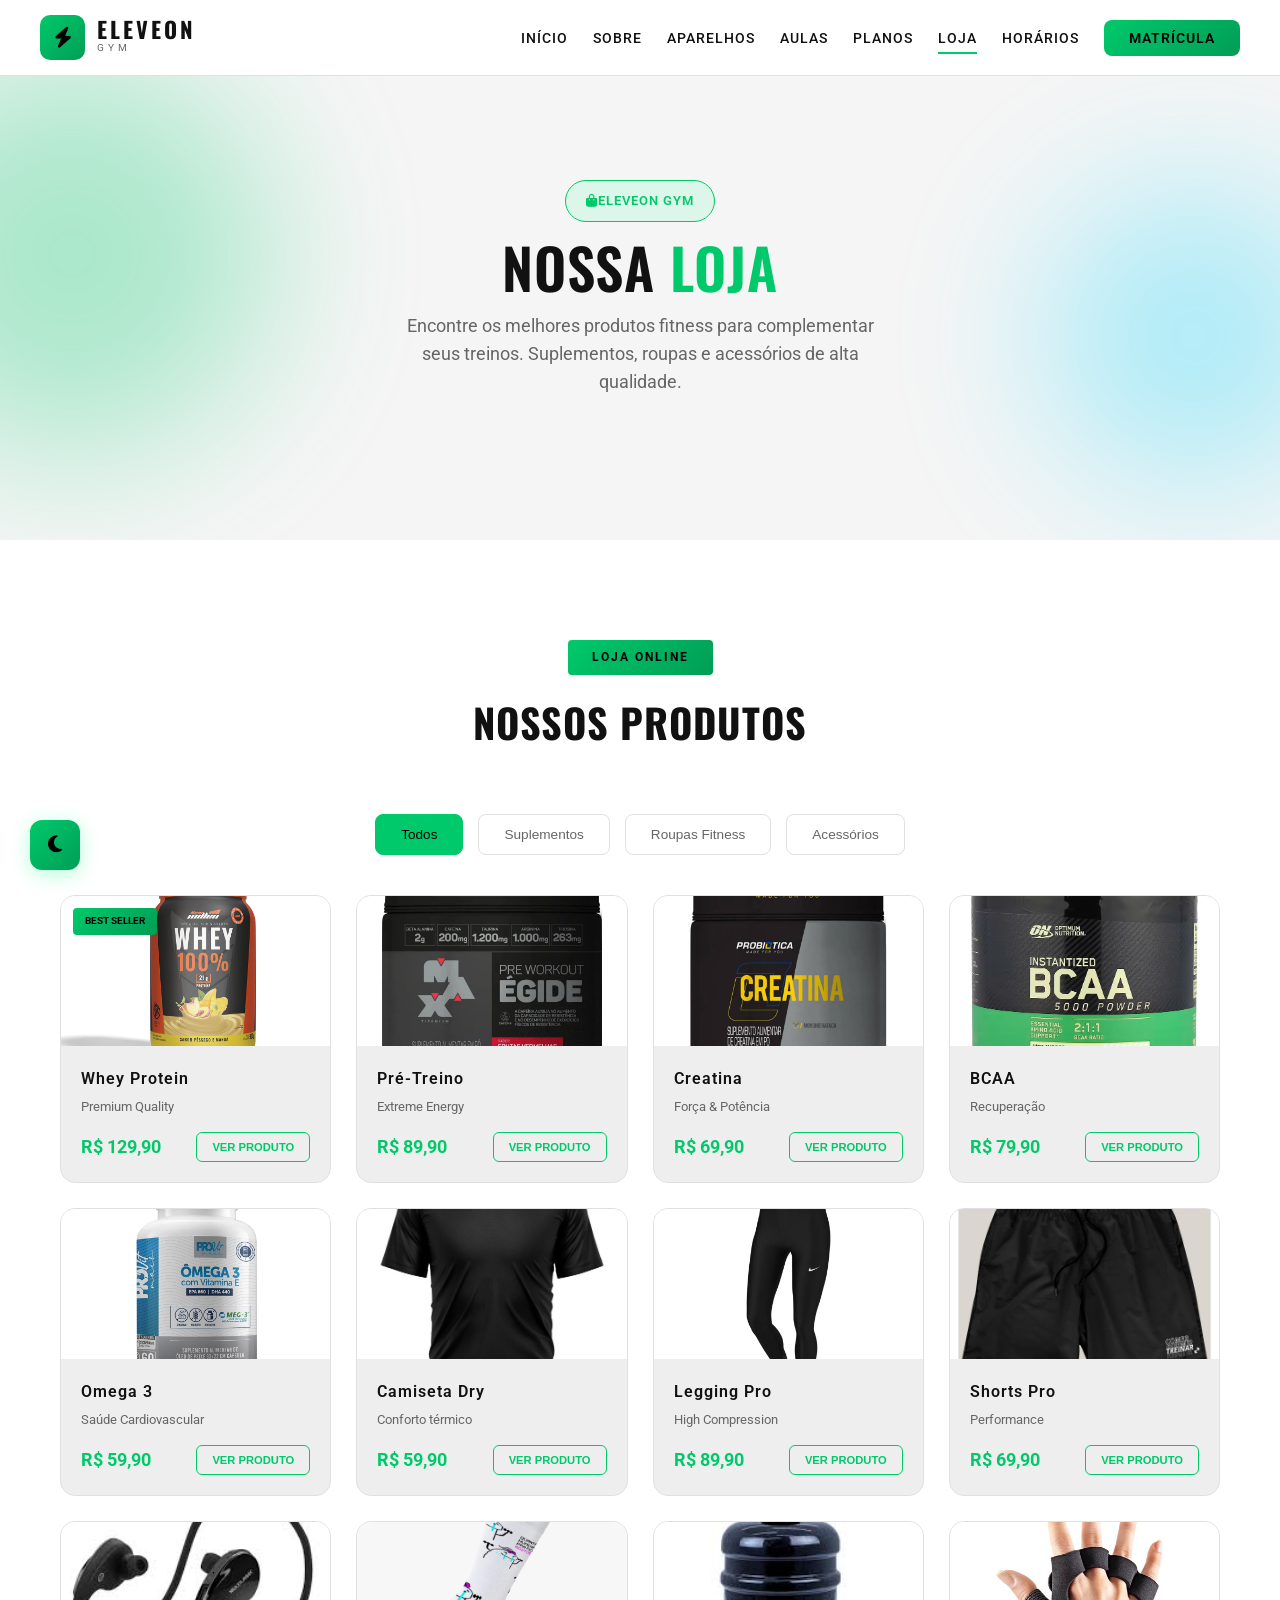
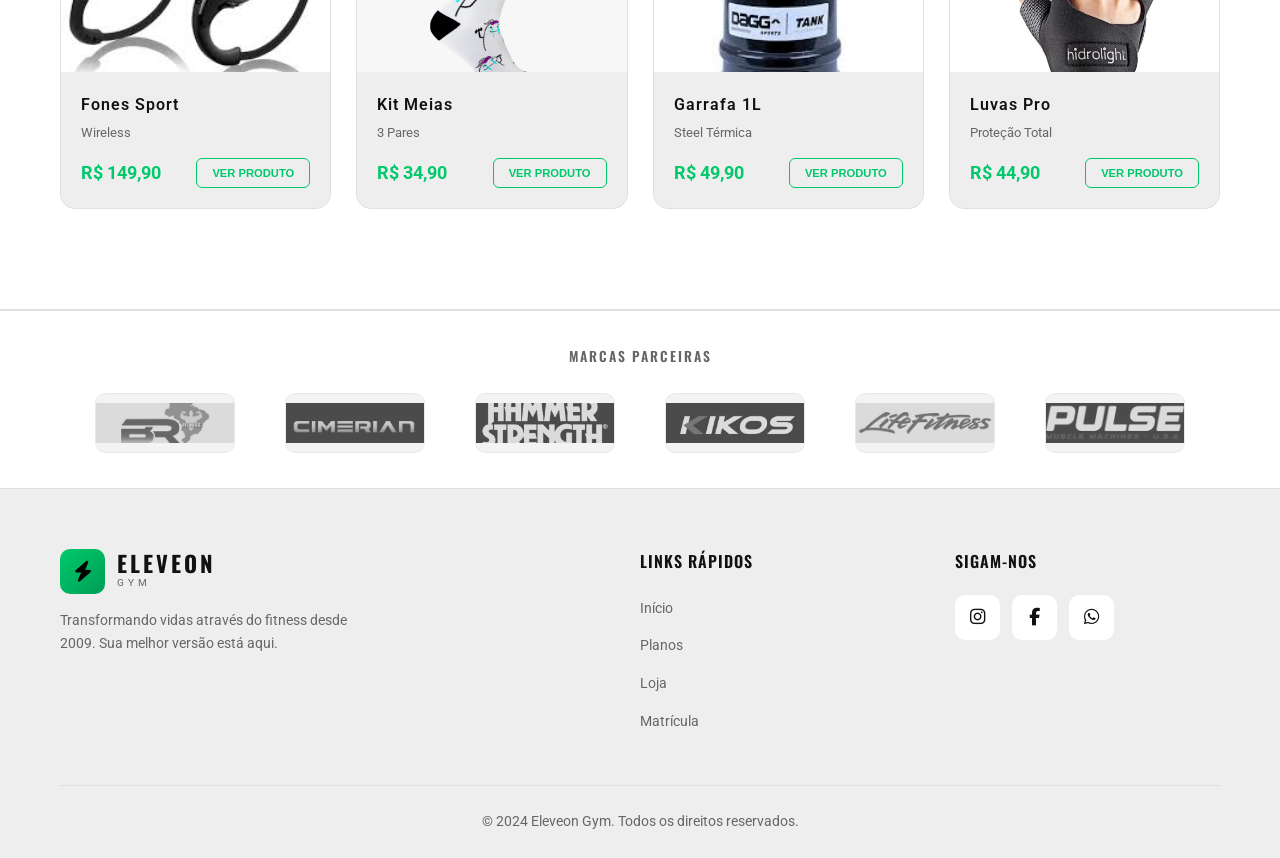
<file: EleveOnGym-prototipo/loja.html>
<!DOCTYPE html>
<html lang="pt-BR" data-theme="dark">
<head>
    <meta charset="UTF-8">
    <meta name="viewport" content="width=device-width, initial-scale=1.0">
    <title>Loja | Eleveon Gym</title>
    <link rel="stylesheet" href="style.css">
    <link rel="preconnect" href="https://fonts.googleapis.com">
    <link rel="preconnect" href="https://fonts.gstatic.com" crossorigin>
    <link href="https://fonts.googleapis.com/css2?family=Oswald:wght@300;400;500;600;700&family=Roboto:wght@300;400;500;700;900&display=swap" rel="stylesheet">
    <link rel="stylesheet" href="https://cdnjs.cloudflare.com/ajax/libs/font-awesome/6.5.1/css/all.min.css">
    <link rel="icon" href="assets/logo-circulo-eleveon.png">
</head>
<body>
    <!-- Theme Toggle -->
    <button class="theme-toggle" id="themeToggle" aria-label="Alternar tema">
        <i class="fas fa-sun"></i>
    </button>

    <!-- Scroll Top Button -->
    <button class="scroll-top" id="scrollTop" aria-label="Voltar ao topo">
        <i class="fas fa-chevron-up"></i>
    </button>

    <!-- Product Modal -->
    <div class="product-modal" id="productModal">
        <div class="modal-overlay" id="modalOverlay"></div>
        <div class="modal-container">
            <button class="modal-close" id="modalClose">
                <i class="fas fa-times"></i>
            </button>
            <div class="modal-body">
                <div class="modal-image-area">
                    <i class="fas fa-dumbbell" id="modalIcon"></i>
                </div>
                <div class="modal-info">
                    <span class="modal-category" id="modalCategory">Categoria</span>
                    <h2 id="modalName">Nome do Produto</h2>
                    <p id="modalDesc">Descrição do produto</p>
                    <div class="modal-price" id="modalPrice">R$ 0,00</div>
                    <button class="modal-btn">Comprar Agora</button>
                </div>
            </div>
        </div>
    </div>

    <!-- Header -->
    <header class="main-header" id="mainHeader">
        <div class="header-wrapper">
            <a href="index.html" class="brand-logo">
                <div class="logo-icon">
                    <i class="fas fa-bolt"></i>
                </div>
                <div class="logo-text">
                    <span class="logo-main">ELEVEON</span>
                    <span class="logo-sub">GYM</span>
                </div>
            </a>
            
            <nav class="main-nav" id="mainNav">
                <ul class="nav-menu">
                    <li><a href="index.html#hero" class="nav-link">Início</a></li>
                    <li><a href="index.html#sobre" class="nav-link">Sobre</a></li>
                    <li><a href="index.html#aparelhos" class="nav-link">Aparelhos</a></li>
                    <li><a href="index.html#aulas" class="nav-link">Aulas</a></li>
                    <li><a href="index.html#planos" class="nav-link">Planos</a></li>
                    <li><a href="loja.html" class="nav-link active">Loja</a></li>
                    <li><a href="index.html#horarios" class="nav-link">Horários</a></li>
                    <li><a href="matricula.html" class="nav-link nav-cta">Matrícula</a></li>
                </ul>
            </nav>

            <button class="mobile-toggle" id="mobileToggle">
                <span></span>
                <span></span>
                <span></span>
            </button>
        </div>
    </header>

    <!-- Page Hero -->
    <section class="page-hero-section">
        <div class="page-hero-shapes">
            <div class="shape shape-1"></div>
            <div class="shape shape-2"></div>
        </div>
        <div class="container">
            <div class="page-hero-content">
                <div class="page-hero-badge">
                    <i class="fas fa-shopping-bag"></i>
                    <span>Eleveon Gym</span>
                </div>
                <h1 class="page-hero-title">Nossa <span class="accent">Loja</span></h1>
                <p class="page-hero-text">Encontre os melhores produtos fitness para complementar seus treinos. Suplementos, roupas e acessórios de alta qualidade.</p>
            </div>
        </div>
    </section>

    <!-- Store Section -->
    <section class="products-section">
        <div class="container">
            <div class="section-header">
                <span class="section-tag">Loja Online</span>
                <h2 class="section-title">Nossos Produtos</h2>
            </div>
            
            <div class="product-filters">
                <button class="filter-btn active" data-filter="all">Todos</button>
                <button class="filter-btn" data-filter="suplementos">Suplementos</button>
                <button class="filter-btn" data-filter="roupas">Roupas Fitness</button>
                <button class="filter-btn" data-filter="acessorios">Acessórios</button>
            </div>

            <div class="products-grid">
                <div class="product-card" data-category="suplementos" data-name="Whey Protein Premium" data-desc="Protein isolado de alta qualidade. 25g de proteína por porção. Sabor chocolate." data-price="R$ 129,90" data-icon="fa-flask" data-cat="Suplementos" data-image="assets/whey-protein-academia.webp">
                    <div class="product-image">
                        <img src="assets/whey-protein-academia.webp">
                        <span class="product-badge">Best Seller</span>
                    </div>
                    <div class="product-info">
                        <h4>Whey Protein</h4>
                        <p>Premium Quality</p>
                        <div class="product-bottom">
                            <span class="product-price">R$ 129,90</span>
                            <button class="product-btn">Ver produto</button>
                        </div>
                    </div>
                </div>

                <div class="product-card" data-category="suplementos" data-name="Pré-Treino Extreme" data-desc="Fórmula avançada com cafeína e taurina. Energia extrema para seus treinos." data-price="R$ 89,90" data-icon="fa-bolt" data-cat="Suplementos" data-image="assets/pre-treino-academia.webp">
                    <div class="product-image">
                        <img src="assets/pre-treino-academia.webp">
                    </div>
                    <div class="product-info">
                        <h4>Pré-Treino</h4>
                        <p>Extreme Energy</p>
                        <div class="product-bottom">
                            <span class="product-price">R$ 89,90</span>
                            <button class="product-btn">Ver produto</button>
                        </div>
                    </div>
                </div>

<div class="product-card" data-category="suplementos" data-name="Creatina Monohidratada" data-desc="Creatina pura para aumento de força e potência muscular." data-price="R$ 69,90" data-icon="fa-pills" data-cat="Suplementos" data-image="assets/creatina-academia.webp">
                    <div class="product-image">
                        <img src="assets/creatina-academia.webp">
                    </div>
                    <div class="product-info">
                        <h4>Creatina</h4>
                        <p>Força & Potência</p>
                        <div class="product-bottom">
                            <span class="product-price">R$ 69,90</span>
                            <button class="product-btn">Ver produto</button>
                        </div>
                    </div>
                </div>

<div class="product-card" data-category="suplementos" data-name="BCAA 2:1:1" data-desc="Aminoácidos de cadeia ramificada para recuperação muscular." data-price="R$ 79,90" data-icon="fa-vial" data-cat="Suplementos" data-image="assets/bcaa-academia.avif">
                    <div class="product-image">
                        <img src="assets/bcaa-academia.avif">
                    </div>
                    <div class="product-info">
                        <h4>BCAA</h4>
                        <p>Recuperação</p>
                        <div class="product-bottom">
                            <span class="product-price">R$ 79,90</span>
                            <button class="product-btn">Ver produto</button>
                        </div>
                    </div>
                </div>

                <div class="product-card" data-category="suplementos" data-name="Omega 3 Premium" data-desc="Ácidos graxos essenciais para saúde cardiovascular." data-price="R$ 59,90" data-icon="fa-capsules" data-cat="Suplementos" data-image="assets/omega-3-academia.webp">
                    <div class="product-image">
                        <img src="assets/omega-3-academia.webp">
                    </div>
                    <div class="product-info">
                        <h4>Omega 3</h4>
                        <p>Saúde Cardiovascular</p>
                        <div class="product-bottom">
                            <span class="product-price">R$ 59,90</span>
                            <button class="product-btn">Ver produto</button>
                        </div>
                    </div>
                </div>

                <div class="product-card" data-category="roupas" data-name="Camiseta Dry Fit" data-desc="Tecnologia dry fit. Tecido leve e respirável para seus treinos." data-price="R$ 59,90" data-icon="fa-shirt" data-cat="Roupas" data-image="assets/camiseta-dry-academia.avif">
                    <div class="product-image">
                        <img src="assets/camiseta-dry-academia.avif">
                    </div>
                    <div class="product-info">
                        <h4>Camiseta Dry</h4>
                        <p>Conforto térmico</p>
                        <div class="product-bottom">
                            <span class="product-price">R$ 59,90</span>
                            <button class="product-btn">Ver produto</button>
                        </div>
                    </div>
                </div>

                <div class="product-card" data-category="roupas" data-name="Legging High Compression" data-desc="Tecido de alta compressão. Ideal para exercícios intensos." data-price="R$ 89,90" data-icon="fa-user" data-cat="Roupas" data-image="assets/legging-academia.webp">
                    <div class="product-image">
                        <img src="assets/legging-academia.webp">
                    </div>
                    <div class="product-info">
                        <h4>Legging Pro</h4>
                        <p>High Compression</p>
                        <div class="product-bottom">
                            <span class="product-price">R$ 89,90</span>
                            <button class="product-btn">Ver produto</button>
                        </div>
                    </div>
                </div>

                <div class="product-card" data-category="roupas" data-name="Shorts Performance" data-desc="Tecido técnico de secagem rápida. Ideal para qualquer modalidade." data-price="R$ 69,90" data-icon="fa-running" data-cat="Roupas" data-image="assets/shorts-academia.avif">
                    <div class="product-image">
                        <img src="assets/shorts-academia.avif">
                    </div>
                    <div class="product-info">
                        <h4>Shorts Pro</h4>
                        <p>Performance</p>
                        <div class="product-bottom">
                            <span class="product-price">R$ 69,90</span>
                            <button class="product-btn">Ver produto</button>
                        </div>
                    </div>
                </div>

                <div class="product-card" data-category="acessorios" data-name="Fones Bluetooth Sport" data-desc="Resistentes ao suor. 8 horas de bateria. Áudio de alta qualidade." data-price="R$ 149,90" data-icon="fa-headphones" data-cat="Acessórios">
                    <div class="product-image">
                        <img src="assets/fone-academia.jpg">
                    </div>
                    <div class="product-info">
                        <h4>Fones Sport</h4>
                        <p>Wireless</p>
                        <div class="product-bottom">
                            <span class="product-price">R$ 149,90</span>
                            <button class="product-btn">Ver produto</button>
                        </div>
                    </div>
                </div>

                <div class="product-card" data-category="acessorios" data-name="Kit Meias Sport" data-desc="Kit com 3 pares. Tecnologia anti-deslizamento." data-price="R$ 34,90" data-icon="fa-socks" data-cat="Acessórios">
                    <div class="product-image">
                        <img src="assets/meia-academia.webp">
                    </div>
                    <div class="product-info">
                        <h4>Kit Meias</h4>
                        <p>3 Pares</p>
                        <div class="product-bottom">
                            <span class="product-price">R$ 34,90</span>
                            <button class="product-btn">Ver produto</button>
                        </div>
                    </div>
                </div>

                <div class="product-card" data-category="acessorios" data-name="Garrafa Térmica 1L" data-desc="Aço inoxidável. Mantém bebida gelada por 24h." data-price="R$ 49,90" data-icon="fa-bottle-water" data-cat="Acessórios">
                    <div class="product-image">
                        <img src="assets/garrafa-academia.jpg">
                    </div>
                    <div class="product-info">
                        <h4>Garrafa 1L</h4>
                        <p>Steel Térmica</p>
                        <div class="product-bottom">
                            <span class="product-price">R$ 49,90</span>
                            <button class="product-btn">Ver produto</button>
                        </div>
                    </div>
                </div>

                <div class="product-card" data-category="acessorios" data-name="Luvas de Treino" data-desc="Palmilha acolchoada. Grip antiderrapante. Proteção completa." data-price="R$ 44,90" data-icon="fa-hand-paper" data-cat="Acessórios">
                    <div class="product-image">
                        <img src="assets/luva-academia.png">
                    </div>
                    <div class="product-info">
                        <h4>Luvas Pro</h4>
                        <p>Proteção Total</p>
                        <div class="product-bottom">
                            <span class="product-price">R$ 44,90</span>
                            <button class="product-btn">Ver produto</button>
                        </div>
                    </div>
                </div>
            </div>
        </div>
    </section>

    <!-- Footer -->
    <footer class="main-footer">
        <!-- Partner Brands Section -->
        <div class="brands-section">
            <div class="container">
                <div class="brands-wrapper">
                    <h4 class="brands-title">Marcas Parceiras</h4>
                    <div class="brands-grid">
                        <div class="brand-item">
                            <img src="assets/br-fitness-academia.jpg">
                        </div>
                        <div class="brand-item">
                            <img src="assets/cimerian-academia.jpg">
                        </div>
                        <div class="brand-item">
                            <img src="assets/hammer-academia.png">
                        </div>
                        <div class="brand-item">
                            <img src="assets/kikos-academia.png">
                        </div>
                        <div class="brand-item">
                            <img src="assets/logo-lifefitness.png">
                        </div>
                        <div class="brand-item">
                            <img src="assets/logopulse-academia.jpg">
                        </div>
                    </div>
                </div>
            </div>
        </div>
        
        <div class="container">
            <div class="footer-grid">
                <div class="footer-brand">
                    <a href="index.html" class="brand-logo">
                        <div class="logo-icon">
                            <i class="fas fa-bolt"></i>
                        </div>
                        <div class="logo-text">
                            <span class="logo-main">ELEVEON</span>
                            <span class="logo-sub">GYM</span>
                        </div>
                    </a>
                    <p>Transformando vidas através do fitness desde 2009. Sua melhor versão está aqui.</p>
                </div>
                <div class="footer-links">
                    <h5>Links Rápidos</h5>
                    <ul>
                        <li><a href="#hero">Início</a></li>
                        <li><a href="#planos">Planos</a></li>
                        <li><a href="loja.html">Loja</a></li>
                        <li><a href="matricula.html">Matrícula</a></li>
                    </ul>
                </div>
                <div class="footer-social">
                    <h5>Sigam-nos</h5>
                    <div class="social-icons">
                        <a href="#" aria-label="Instagram"><i class="fab fa-instagram"></i></a>
                        <a href="#" aria-label="Facebook"><i class="fab fa-facebook-f"></i></a>
                        <a href="#" aria-label="WhatsApp"><i class="fab fa-whatsapp"></i></a>
                    </div>
                </div>
            </div>
            <div class="footer-bottom">
                <p>&copy; 2024 Eleveon Gym. Todos os direitos reservados.</p>
            </div>
        </div>
    </footer>

    <script src="script.js"></script>
</body>
</html>
</file>
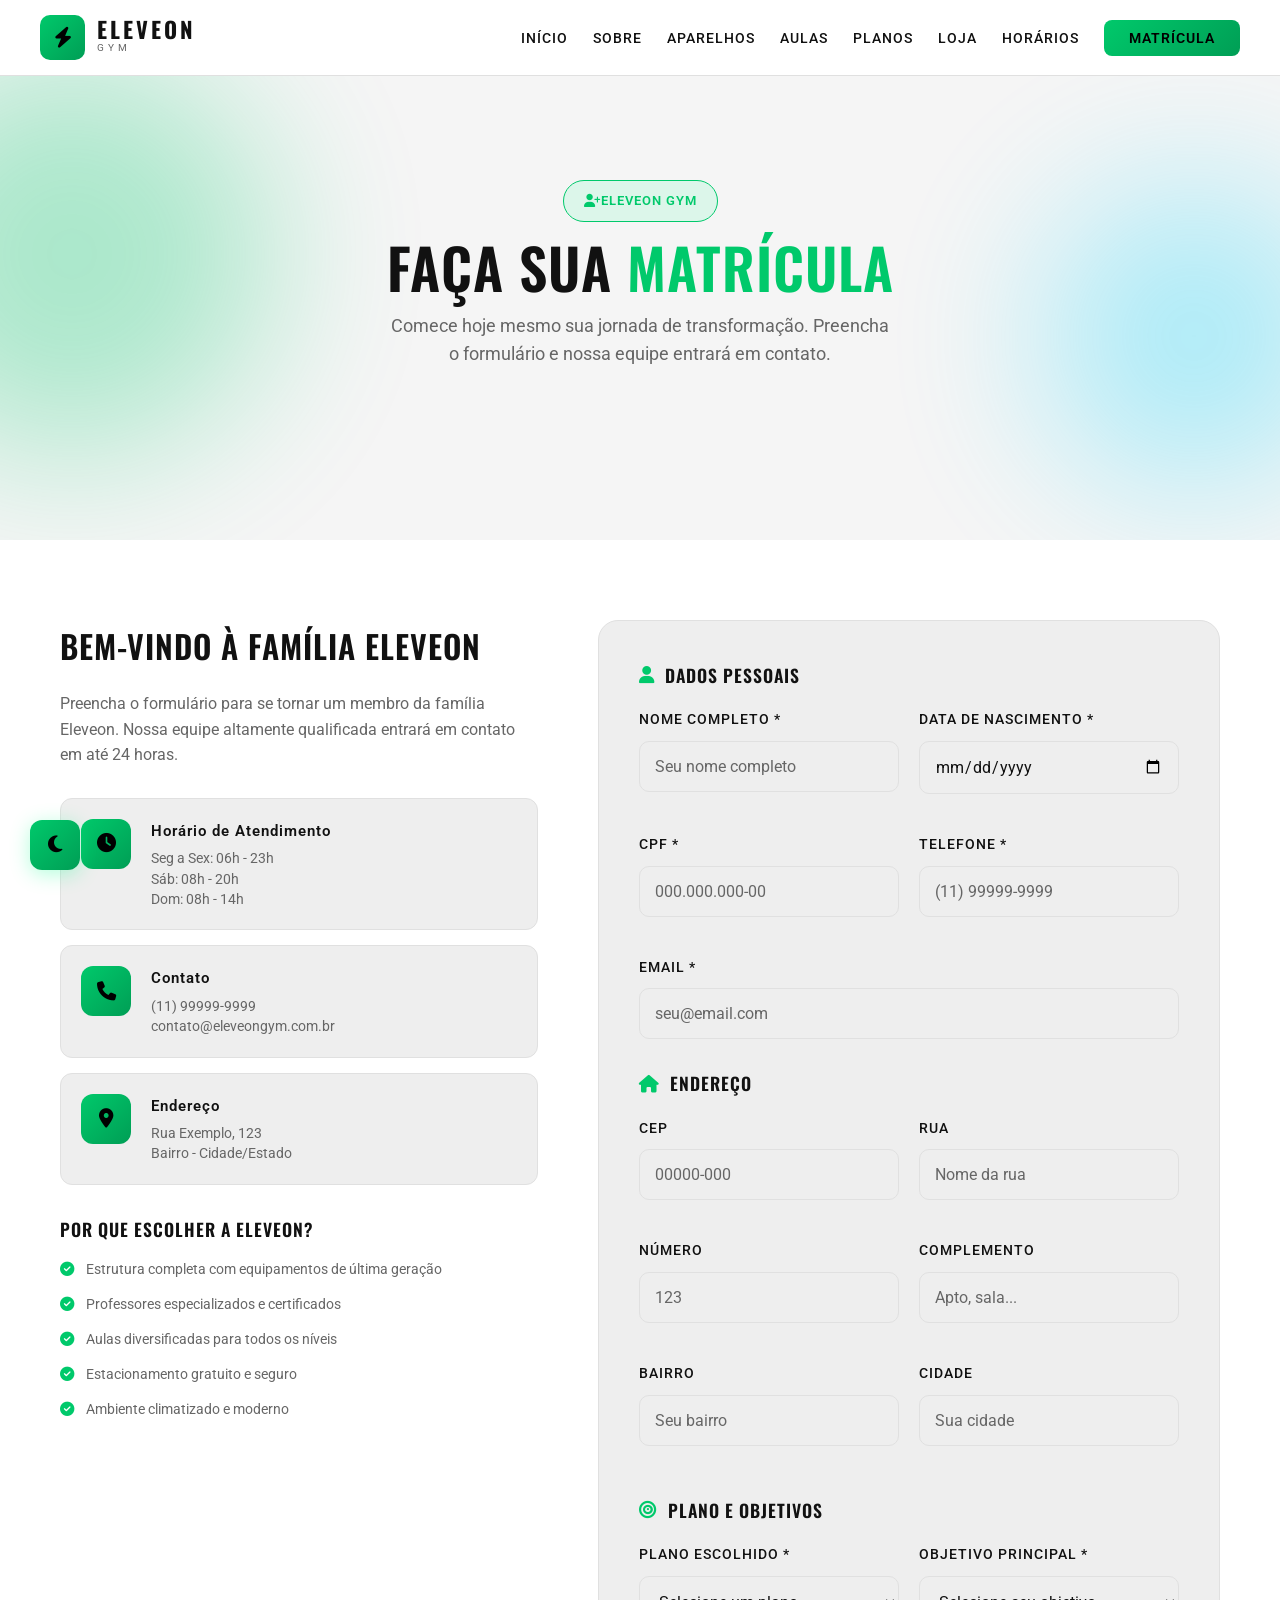
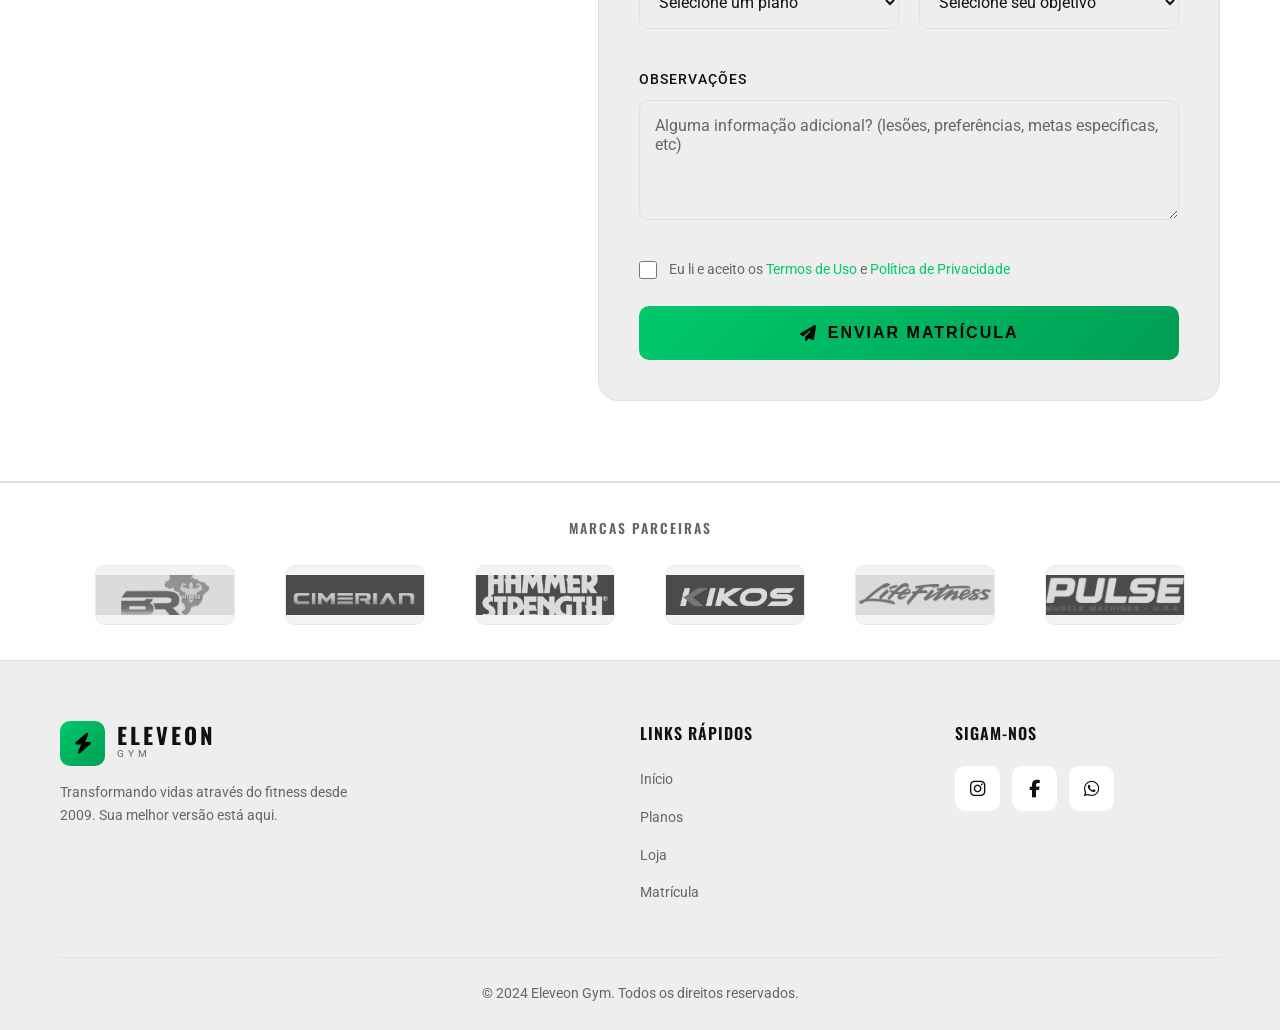
<file: EleveOnGym-prototipo/matricula.html>
<!DOCTYPE html>
<html lang="pt-BR" data-theme="dark">
<head>
    <meta charset="UTF-8">
    <meta name="viewport" content="width=device-width, initial-scale=1.0">
    <title>Matrícula | Eleveon Gym</title>
    <link rel="stylesheet" href="style.css">
    <link rel="preconnect" href="https://fonts.googleapis.com">
    <link rel="preconnect" href="https://fonts.gstatic.com" crossorigin>
    <link href="https://fonts.googleapis.com/css2?family=Oswald:wght@300;400;500;600;700&family=Roboto:wght@300;400;500;700;900&display=swap" rel="stylesheet">
    <link rel="stylesheet" href="https://cdnjs.cloudflare.com/ajax/libs/font-awesome/6.5.1/css/all.min.css">
    <link rel="icon" href="assets/logo-circulo-eleveon.png">
</head>
<body>
    <!-- Theme Toggle -->
    <button class="theme-toggle" id="themeToggle" aria-label="Alternar tema">
        <i class="fas fa-sun"></i>
    </button>

    <!-- Scroll Top Button -->
    <button class="scroll-top" id="scrollTop" aria-label="Voltar ao topo">
        <i class="fas fa-chevron-up"></i>
    </button>

    <!-- Header -->
    <header class="main-header" id="mainHeader">
        <div class="header-wrapper">
            <a href="index.html" class="brand-logo">
                <div class="logo-icon">
                    <i class="fas fa-bolt"></i>
                </div>
                <div class="logo-text">
                    <span class="logo-main">ELEVEON</span>
                    <span class="logo-sub">GYM</span>
                </div>
            </a>
            
<nav class="main-nav" id="mainNav">
                <ul class="nav-menu">
                    <li><a href="index.html#hero" class="nav-link">Início</a></li>
                    <li><a href="index.html#sobre" class="nav-link">Sobre</a></li>
                    <li><a href="index.html#aparelhos" class="nav-link">Aparelhos</a></li>
                    <li><a href="index.html#aulas" class="nav-link">Aulas</a></li>
                    <li><a href="index.html#planos" class="nav-link">Planos</a></li>
                    <li><a href="loja.html" class="nav-link">Loja</a></li>
                    <li><a href="index.html#horarios" class="nav-link">Horários</a></li>
                    <li><a href="matricula.html" class="nav-link nav-cta active">Matrícula</a></li>
                </ul>
            </nav>

            <button class="mobile-toggle" id="mobileToggle">
                <span></span>
                <span></span>
                <span></span>
            </button>
        </div>
    </header>

    <!-- Page Hero -->
    <section class="page-hero-section">
        <div class="page-hero-shapes">
            <div class="shape shape-1"></div>
            <div class="shape shape-2"></div>
        </div>
        <div class="container">
            <div class="page-hero-content">
                <div class="page-hero-badge">
                    <i class="fas fa-user-plus"></i>
                    <span>Eleveon Gym</span>
                </div>
                <h1 class="page-hero-title">Faça Sua <span class="accent">Matrícula</span></h1>
                <p class="page-hero-text">Comece hoje mesmo sua jornada de transformação. Preencha o formulário e nossa equipe entrará em contato.</p>
            </div>
        </div>
    </section>

    <!-- Registration Section -->
    <section class="registration-section">
        <div class="container">
            <div class="registration-wrapper">
                <!-- Info Side -->
                <div class="registration-info">
                    <h2>Bem-vindo à Família Eleveon</h2>
                    <p>Preencha o formulário para se tornar um membro da família Eleveon. Nossa equipe altamente qualificada entrará em contato em até 24 horas.</p>
                    
                    <div class="info-cards">
                        <div class="info-card">
                            <div class="info-icon">
                                <i class="fas fa-clock"></i>
                            </div>
                            <div class="info-text">
                                <h4>Horário de Atendimento</h4>
                                <p>Seg a Sex: 06h - 23h<br>Sáb: 08h - 20h<br>Dom: 08h - 14h</p>
                            </div>
                        </div>
                        <div class="info-card">
                            <div class="info-icon">
                                <i class="fas fa-phone"></i>
                            </div>
                            <div class="info-text">
                                <h4>Contato</h4>
                                <p>(11) 99999-9999<br>contato@eleveongym.com.br</p>
                            </div>
                        </div>
                        <div class="info-card">
                            <div class="info-icon">
                                <i class="fas fa-location-dot"></i>
                            </div>
                            <div class="info-text">
                                <h4>Endereço</h4>
                                <p>Rua Exemplo, 123<br>Bairro - Cidade/Estado</p>
                            </div>
                        </div>
                    </div>

                    <div class="benefits-list">
                        <h4>Por que escolher a Eleveon?</h4>
                        <ul>
                            <li><i class="fas fa-check-circle"></i> Estrutura completa com equipamentos de última geração</li>
                            <li><i class="fas fa-check-circle"></i> Professores especializados e certificados</li>
                            <li><i class="fas fa-check-circle"></i> Aulas diversificadas para todos os níveis</li>
                            <li><i class="fas fa-check-circle"></i> Estacionamento gratuito e seguro</li>
                            <li><i class="fas fa-check-circle"></i> Ambiente climatizado e moderno</li>
                        </ul>
                    </div>
                </div>

                <!-- Form Side -->
                <div class="registration-form-wrapper">
                    <form class="registration-form" id="registrationForm">
                        <div class="form-section">
                            <h3><i class="fas fa-user"></i> Dados Pessoais</h3>
                            
                            <div class="form-row">
                                <div class="form-group">
                                    <label for="nomeCompleto">Nome Completo *</label>
                                    <input type="text" id="nomeCompleto" placeholder="Seu nome completo" required>
                                </div>
                                <div class="form-group">
                                    <label for="dataNascimento">Data de Nascimento *</label>
                                    <input type="date" id="dataNascimento" required>
                                </div>
                            </div>

                            <div class="form-row">
                                <div class="form-group">
                                    <label for="cpf">CPF *</label>
                                    <input type="text" id="cpf" placeholder="000.000.000-00" maxlength="14" required>
                                </div>
                                <div class="form-group">
                                    <label for="telefone">Telefone *</label>
                                    <input type="tel" id="telefone" placeholder="(11) 99999-9999" required>
                                </div>
                            </div>

                            <div class="form-group">
                                <label for="email">Email *</label>
                                <input type="email" id="email" placeholder="seu@email.com" required>
                            </div>
                        </div>

                        <div class="form-section">
                            <h3><i class="fas fa-house"></i> Endereço</h3>
                            
                            <div class="form-row">
                                <div class="form-group">
                                    <label for="cep">CEP</label>
                                    <input type="text" id="cep" placeholder="00000-000" maxlength="9">
                                </div>
                                <div class="form-group">
                                    <label for="rua">Rua</label>
                                    <input type="text" id="rua" placeholder="Nome da rua">
                                </div>
                            </div>

                            <div class="form-row">
                                <div class="form-group">
                                    <label for="numero">Número</label>
                                    <input type="text" id="numero" placeholder="123">
                                </div>
                                <div class="form-group">
                                    <label for="complemento">Complemento</label>
                                    <input type="text" id="complemento" placeholder="Apto, sala...">
                                </div>
                            </div>

                            <div class="form-row">
                                <div class="form-group">
                                    <label for="bairro">Bairro</label>
                                    <input type="text" id="bairro" placeholder="Seu bairro">
                                </div>
                                <div class="form-group">
                                    <label for="cidade">Cidade</label>
                                    <input type="text" id="cidade" placeholder="Sua cidade">
                                </div>
                            </div>
                        </div>

                        <div class="form-section">
                            <h3><i class="fas fa-bullseye"></i> Plano e Objetivos</h3>
                            
                            <div class="form-row">
                                <div class="form-group">
                                    <label for="plano">Plano Escolhido *</label>
                                    <select id="plano" required>
                                        <option value="">Selecione um plano</option>
                                        <option value="basico">Básico - R$ 89/mês</option>
                                        <option value="premium">Premium - R$ 139/mês</option>
                                        <option value="vip">VIP - R$ 229/mês</option>
                                    </select>
                                </div>
                                <div class="form-group">
                                    <label for="objetivo">Objetivo Principal *</label>
                                    <select id="objetivo" required>
                                        <option value="">Selecione seu objetivo</option>
                                        <option value="emagrecimento">Emagrecimento</option>
                                        <option value="hipertrofia">Hipertrofia</option>
                                        <option value="condicionamento">Condicionamento Físico</option>
                                        <option value="saude">Saúde e Bem-estar</option>
                                        <option value="forca">Ganho de Força</option>
                                        <option value="definicao">Definição Muscular</option>
                                        <option value="preparacao">Preparação para Competição</option>
                                    </select>
                                </div>
                            </div>

                            <div class="form-group">
                                <label for="observacoes">Observações</label>
                                <textarea id="observacoes" rows="4" placeholder="Alguma informação adicional? (lesões, preferências, metas específicas, etc)"></textarea>
                            </div>
                        </div>

                        <div class="form-terms">
                            <input type="checkbox" id="termos" required>
                            <label for="termos">Eu li e aceito os <a href="#">Termos de Uso</a> e <a href="#">Política de Privacidade</a></label>
                        </div>

                        <button type="submit" class="submit-button full">
                            <i class="fas fa-paper-plane"></i>
                            Enviar Matrícula
                        </button>
                    </form>
                </div>
            </div>
        </div>
    </section>

    <!-- Footer -->
    <footer class="main-footer">
        <!-- Partner Brands Section -->
        <div class="brands-section">
            <div class="container">
                <div class="brands-wrapper">
                    <h4 class="brands-title">Marcas Parceiras</h4>
                    <div class="brands-grid">
                        <div class="brand-item">
                            <img src="assets/br-fitness-academia.jpg">
                        </div>
                        <div class="brand-item">
                            <img src="assets/cimerian-academia.jpg">
                        </div>
                        <div class="brand-item">
                            <img src="assets/hammer-academia.png">
                        </div>
                        <div class="brand-item">
                            <img src="assets/kikos-academia.png">
                        </div>
                        <div class="brand-item">
                            <img src="assets/logo-lifefitness.png">
                        </div>
                        <div class="brand-item">
                            <img src="assets/logopulse-academia.jpg">
                        </div>
                    </div>
                </div>
            </div>
        </div>
        
        <div class="container">
            <div class="footer-grid">
                <div class="footer-brand">
                    <a href="index.html" class="brand-logo">
                        <div class="logo-icon">
                            <i class="fas fa-bolt"></i>
                        </div>
                        <div class="logo-text">
                            <span class="logo-main">ELEVEON</span>
                            <span class="logo-sub">GYM</span>
                        </div>
                    </a>
                    <p>Transformando vidas através do fitness desde 2009. Sua melhor versão está aqui.</p>
                </div>
                <div class="footer-links">
                    <h5>Links Rápidos</h5>
                    <ul>
                        <li><a href="#hero">Início</a></li>
                        <li><a href="#planos">Planos</a></li>
                        <li><a href="loja.html">Loja</a></li>
                        <li><a href="matricula.html">Matrícula</a></li>
                    </ul>
                </div>
                <div class="footer-social">
                    <h5>Sigam-nos</h5>
                    <div class="social-icons">
                        <a href="#" aria-label="Instagram"><i class="fab fa-instagram"></i></a>
                        <a href="#" aria-label="Facebook"><i class="fab fa-facebook-f"></i></a>
                        <a href="#" aria-label="WhatsApp"><i class="fab fa-whatsapp"></i></a>
                    </div>
                </div>
            </div>
            <div class="footer-bottom">
                <p>&copy; 2024 Eleveon Gym. Todos os direitos reservados.</p>
            </div>
        </div>
    </footer>
    <script src="script.js"></script>
    <script>
        // CPF Mask
        const cpfInput = document.getElementById('cpf');
        if (cpfInput) {
            cpfInput.addEventListener('input', function(e) {
                let value = e.target.value.replace(/\D/g, '');
                if (value.length > 0) {
                    value = value.replace(/(\d{3})(\d)/, '$1.$2');
                    value = value.replace(/(\d{3})(\d)/, '$1.$2');
                    value = value.replace(/(\d{3})(\d{1,2})$/, '$1-$2');
                }
                e.target.value = value;
            });
        }
        
        // CEP Mask
        const cepInput = document.getElementById('cep');
        if (cepInput) {
            cepInput.addEventListener('input', function(e) {
                let value = e.target.value.replace(/\D/g, '');
                if (value.length > 0) {
                    value = value.replace(/(\d{5})(\d)/, '$1-$2');
                }
                e.target.value = value;
            });
        }
        
        // Phone Mask
        const telInput = document.getElementById('telefone');
        if (telInput) {
            telInput.addEventListener('input', function(e) {
                let value = e.target.value.replace(/\D/g, '');
                if (value.length > 0) {
                    if (value.length <= 2) value = '(' + value;
                    else if (value.length <= 7) value = '(' + value.slice(0, 2) + ') ' + value.slice(2);
                    else value = '(' + value.slice(0, 2) + ') ' + value.slice(2, 7) + '-' + value.slice(7, 11);
                }
                e.target.value = value;
            });
        }
        
        // Form Submission
        const regForm = document.getElementById('registrationForm');
        if (regForm) {
            regForm.addEventListener('submit', function(e) {
                e.preventDefault();
                alert('Obrigado pela sua matrícula! Em breve nossa equipe entrará em contato.');
                this.reset();
            });
        }
    </script>
</body>
</html>
</file>
<file: TresAmoresAtelie-prototipo/style.css>
/* =============================================
   TRES AMORES ATELIÊ — style.css
   Elegant pastel confectionery identity
   ============================================= */

/* ========== CSS VARIABLES ========== */
:root {
  --color-rose:       #f9c4d2;
  --color-rose-dark:  #e8839a;
  --color-rose-deep:  #c45c78;
  --color-blush:      #fdeef3;
  --color-cream:      #fff8f4;
  --color-warm:       #fdf3e7;
  --color-peach:      #f9d5bb;
  --color-lavender:   #ede7f6;
  --color-sage:       #e8f5e9;
  --color-text:       #3a2130;
  --color-text-light: #7a5060;
  --color-text-muted: #b08898;
  --color-border:     #f5d0db;
  --color-white:      #ffffff;
  --color-wa:         #25d366;
  --color-wa-dark:    #128c7e;

  --font-display:     'Dancing Script', cursive;
  --font-serif:       'Cormorant Garamond', Georgia, serif;
  --font-body:        'Jost', sans-serif;

  --shadow-sm:        0 2px 12px rgba(196, 92, 120, 0.08);
  --shadow-md:        0 6px 30px rgba(196, 92, 120, 0.14);
  --shadow-lg:        0 16px 60px rgba(196, 92, 120, 0.18);
  --shadow-xl:        0 24px 80px rgba(196, 92, 120, 0.22);

  --radius-sm:        8px;
  --radius-md:        16px;
  --radius-lg:        28px;
  --radius-pill:      999px;

  --transition:       0.35s cubic-bezier(0.4, 0, 0.2, 1);
  --transition-slow:  0.6s cubic-bezier(0.4, 0, 0.2, 1);

  --max-width:        1200px;
  --section-pad:      clamp(64px, 10vw, 120px);
}

/* ========== RESET ========== */
*, *::before, *::after {
  box-sizing: border-box;
  margin: 0;
  padding: 0;
}

html {
  scroll-behavior: smooth;
  font-size: 16px;
}

body {
  font-family: var(--font-body);
  background: var(--color-cream);
  color: var(--color-text);
  line-height: 1.7;
  overflow-x: hidden;
  -webkit-font-smoothing: antialiased;
}

img, svg { display: block; max-width: 100%; }
a { text-decoration: none; color: inherit; }
button { cursor: pointer; font-family: inherit; border: none; background: none; }
ul { list-style: none; }

/* ========== CONTAINER ========== */
.container {
  width: 100%;
  max-width: var(--max-width);
  margin: 0 auto;
  padding: 0 clamp(20px, 5vw, 64px);
}

/* ========== SECTION DEFAULTS ========== */
.section {
  padding: var(--section-pad) 0;
}

.section__header {
  text-align: center;
  margin-bottom: clamp(40px, 6vw, 72px);
}

.section__eyebrow {
  display: inline-block;
  font-family: var(--font-body);
  font-size: 0.75rem;
  font-weight: 500;
  letter-spacing: 0.18em;
  text-transform: uppercase;
  color: var(--color-rose-deep);
  margin-bottom: 12px;
}

.section__title {
  font-family: var(--font-serif);
  font-size: clamp(2rem, 5vw, 3.2rem);
  font-weight: 300;
  line-height: 1.2;
  color: var(--color-text);
  margin-bottom: 16px;
}

.section__title em {
  font-style: italic;
  color: var(--color-rose-deep);
}

.section__desc {
  font-size: 1.05rem;
  color: var(--color-text-light);
  max-width: 520px;
  margin: 0 auto;
}

/* ========== BUTTONS ========== */
.btn {
  display: inline-flex;
  align-items: center;
  gap: 8px;
  padding: 14px 28px;
  border-radius: var(--radius-pill);
  font-family: var(--font-body);
  font-size: 0.9rem;
  font-weight: 500;
  letter-spacing: 0.04em;
  transition: var(--transition);
  white-space: nowrap;
}

.btn--primary {
  background: linear-gradient(135deg, var(--color-rose-deep), #a8445e);
  color: var(--color-white);
  box-shadow: 0 4px 20px rgba(196, 92, 120, 0.35);
}

.btn--primary:hover {
  transform: translateY(-2px);
  box-shadow: 0 8px 30px rgba(196, 92, 120, 0.45);
}

.btn--ghost {
  background: transparent;
  color: var(--color-rose-deep);
  border: 1.5px solid var(--color-rose-dark);
}

.btn--ghost:hover {
  background: var(--color-blush);
  transform: translateY(-2px);
}

.btn--whatsapp {
  background: var(--color-wa);
  color: var(--color-white);
  padding: 10px 18px;
  font-size: 0.82rem;
  border-radius: var(--radius-pill);
  box-shadow: 0 3px 12px rgba(37, 211, 102, 0.3);
  transition: var(--transition);
}

.btn--whatsapp:hover {
  background: var(--color-wa-dark);
  transform: translateY(-2px);
  box-shadow: 0 6px 20px rgba(37, 211, 102, 0.4);
}

/* ========== SCROLL REVEAL ========== */
/* Only apply hidden state when JS has loaded and added .js-loaded to body */
body.js-loaded .reveal-up,
body.js-loaded .reveal-left,
body.js-loaded .reveal-right {
  opacity: 0;
  transition: opacity 0.7s ease, transform 0.7s ease;
}

body.js-loaded .reveal-up      { transform: translateY(40px); }
body.js-loaded .reveal-left    { transform: translateX(-40px); }
body.js-loaded .reveal-right   { transform: translateX(40px); }

.revealed,
body.js-loaded .revealed {
  opacity: 1 !important;
  transform: none !important;
}

/* ========== HEADER / NAV ========== */
.header {
  position: fixed;
  top: 0; left: 0; right: 0;
  z-index: 100;
  transition: background var(--transition), box-shadow var(--transition), padding var(--transition);
  padding: 20px 0;
}

.header.scrolled {
  background: rgba(255, 248, 244, 0.95);
  backdrop-filter: blur(16px);
  -webkit-backdrop-filter: blur(16px);
  box-shadow: var(--shadow-sm);
  padding: 12px 0;
}

.nav {
  display: flex;
  align-items: center;
  justify-content: space-between;
  gap: 24px;
}

.nav__logo {
  display: flex;
  flex-direction: column;
  line-height: 1;
}

.nav__logo-script {
  font-family: var(--font-display);
  font-size: 1.5rem;
  color: var(--color-rose-deep);
  letter-spacing: 0.02em;
}

.nav__logo-sub {
  font-family: var(--font-body);
  font-size: 0.6rem;
  letter-spacing: 0.25em;
  text-transform: uppercase;
  color: var(--color-text-muted);
  margin-top: -2px;
}

.nav__list {
  display: flex;
  align-items: center;
  gap: 8px;
}

.nav__link {
  font-size: 0.88rem;
  font-weight: 400;
  letter-spacing: 0.04em;
  color: var(--color-text-light);
  padding: 8px 12px;
  border-radius: var(--radius-sm);
  transition: var(--transition);
}

.nav__link:hover {
  color: var(--color-rose-deep);
  background: var(--color-blush);
}

.nav__cta {
  display: inline-flex;
  align-items: center;
  gap: 6px;
  background: var(--color-wa);
  color: var(--color-white);
  padding: 10px 20px;
  border-radius: var(--radius-pill);
  font-size: 0.85rem;
  font-weight: 500;
  box-shadow: 0 3px 14px rgba(37, 211, 102, 0.3);
  transition: var(--transition);
  margin-left: 8px;
}

.nav__cta:hover {
  background: var(--color-wa-dark);
  transform: translateY(-1px);
}

.nav__burger {
  display: none;
  flex-direction: column;
  justify-content: center;
  gap: 5px;
  width: 36px;
  height: 36px;
  padding: 4px;
  border-radius: var(--radius-sm);
  transition: var(--transition);
}

.nav__burger span {
  display: block;
  width: 100%;
  height: 2px;
  background: var(--color-rose-deep);
  border-radius: 2px;
  transition: var(--transition);
  transform-origin: center;
}

.nav__burger.open span:nth-child(1) { transform: translateY(7px) rotate(45deg); }
.nav__burger.open span:nth-child(2) { opacity: 0; transform: scaleX(0); }
.nav__burger.open span:nth-child(3) { transform: translateY(-7px) rotate(-45deg); }

/* ========== HERO ========== */
.hero {
  position: relative;
  min-height: 100svh;
  display: flex;
  align-items: center;
  justify-content: center;
  overflow: hidden;
  background: linear-gradient(160deg, rgba(255,245,248,0.55) 0%, rgba(252,228,236,0.55) 40%, rgba(253,243,231,0.55) 100%),
}


.hero__bg {
  position: absolute;
  inset: 0;
  pointer-events: none;
}

.hero__blob {
  position: absolute;
  border-radius: 50%;
  filter: blur(60px);
  opacity: 0.5;
}

.hero__blob--1 {
  width: 600px; height: 600px;
  background: radial-gradient(circle, #f9c4d2, transparent);
  top: -200px; right: -150px;
  animation: blobFloat1 8s ease-in-out infinite;
}

.hero__blob--2 {
  width: 400px; height: 400px;
  background: radial-gradient(circle, #ffe0b2, transparent);
  bottom: -100px; left: -100px;
  animation: blobFloat2 10s ease-in-out infinite;
}

.hero__blob--3 {
  width: 300px; height: 300px;
  background: radial-gradient(circle, #e1bee7, transparent);
  top: 40%; left: 30%;
  animation: blobFloat3 12s ease-in-out infinite;
}

@keyframes blobFloat1 {
  0%, 100% { transform: translate(0, 0) scale(1); }
  50%       { transform: translate(-30px, 40px) scale(1.05); }
}
@keyframes blobFloat2 {
  0%, 100% { transform: translate(0, 0) scale(1); }
  50%       { transform: translate(40px, -30px) scale(1.08); }
}
@keyframes blobFloat3 {
  0%, 100% { transform: translate(0, 0) scale(1); }
  50%       { transform: translate(-20px, 20px) scale(0.95); }
}

.hero__petals {
  position: absolute;
  inset: 0;
}

.hero__content {
  position: relative;
  z-index: 2;
  text-align: center;
  padding: 120px 0 80px;
}

.hero__eyebrow {
  display: inline-block;
  font-family: var(--font-body);
  font-size: 0.78rem;
  font-weight: 500;
  letter-spacing: 0.2em;
  text-transform: uppercase;
  color: var(--color-rose-deep);
  margin-bottom: 20px;
  animation: heroFadeUp 0.8s ease 0.2s both;
}

.hero__title {
  display: flex;
  flex-direction: column;
  align-items: center;
  line-height: 1;
  margin-bottom: 24px;
  animation: heroFadeUp 0.8s ease 0.4s both;
}

.hero__title-script {
  font-family: var(--font-display);
  font-size: clamp(3.5rem, 10vw, 8rem);
  color: var(--color-rose-deep);
  line-height: 1;
  letter-spacing: 0.01em;
}

.hero__title-sub {
  font-family: var(--font-serif);
  font-size: clamp(1rem, 2.5vw, 1.6rem);
  font-weight: 300;
  letter-spacing: 0.4em;
  text-transform: uppercase;
  color: var(--color-text-light);
  margin-top: 4px;
}

.hero__slogan {
  font-family: var(--font-serif);
  font-size: clamp(1.05rem, 2vw, 1.3rem);
  font-weight: 300;
  font-style: italic;
  color: var(--color-text-light);
  max-width: 480px;
  margin: 0 auto 40px;
  animation: heroFadeUp 0.8s ease 0.6s both;
}

.hero__actions {
  display: flex;
  gap: 16px;
  justify-content: center;
  flex-wrap: wrap;
  animation: heroFadeUp 0.8s ease 0.8s both;
}

@keyframes heroFadeUp {
  from { opacity: 0; transform: translateY(30px); }
  to   { opacity: 1; transform: translateY(0); }
}

.hero__scroll {
  position: absolute;
  bottom: 32px;
  left: 50%;
  transform: translateX(-50%);
  display: flex;
  flex-direction: column;
  align-items: center;
  gap: 8px;
  color: var(--color-text-muted);
  font-size: 0.7rem;
  letter-spacing: 0.15em;
  text-transform: uppercase;
  opacity: 0.7;
  animation: scrollBounce 2.5s ease-in-out infinite;
}

.hero__scroll-line {
  width: 1px;
  height: 40px;
  background: linear-gradient(to bottom, var(--color-rose-dark), transparent);
}

@keyframes scrollBounce {
  0%, 100% { transform: translateX(-50%) translateY(0); }
  50%       { transform: translateX(-50%) translateY(8px); }
}

/* Floating petals */
.petal {
  position: absolute;
  font-size: 1.2rem;
  opacity: 0;
  pointer-events: none;
  animation: petalFall linear infinite;
}

@keyframes petalFall {
  0%   { transform: translateY(-40px) rotate(0deg); opacity: 0; }
  10%  { opacity: 0.7; }
  90%  { opacity: 0.4; }
  100% { transform: translateY(110vh) rotate(360deg); opacity: 0; }
}

/* ========== ABOUT ========== */
.about {
  background: var(--color-white);
}

.about__grid {
  display: grid;
  grid-template-columns: 1fr 1fr;
  gap: clamp(48px, 8vw, 96px);
  align-items: center;
}

.about__image-wrap {
  position: relative;
}

.about__image-frame {
  position: relative;
}

.about__image-placeholder {
  width: 100%;
  aspect-ratio: 4/5;
  border-radius: var(--radius-lg);
  background: linear-gradient(135deg, var(--color-blush), var(--color-rose));
  overflow: hidden;
  box-shadow: var(--shadow-lg);
}

.about__img-inner {
  display: flex;
  flex-direction: column;
  align-items: center;
  justify-content: center;
  height: 100%;
  gap: 16px;
  color: var(--color-rose-deep);
}

.about__img-svg {
  width: 60%;
  opacity: 0.9;
}

.about__img-inner span {
  font-family: var(--font-serif);
  font-style: italic;
  font-size: 1.1rem;
  color: var(--color-rose-deep);
  opacity: 0.7;
}

.about__image-deco {
  position: absolute;
  bottom: -20px;
  right: -20px;
  width: 70%;
  height: 70%;
  border: 2px solid var(--color-rose);
  border-radius: var(--radius-lg);
  z-index: -1;
}

.about__text .section__eyebrow {
  display: block;
  text-align: left;
}

.about__text .section__title {
  text-align: left;
  margin-bottom: 20px;
}

.about__lead {
  font-family: var(--font-serif);
  font-size: 1.2rem;
  font-weight: 300;
  color: var(--color-text-light);
  margin-bottom: 16px;
  line-height: 1.8;
}

.about__body {
  font-size: 0.95rem;
  color: var(--color-text-light);
  margin-bottom: 14px;
  line-height: 1.8;
}

.about__pillars {
  display: flex;
  gap: 24px;
  margin-top: 32px;
  flex-wrap: wrap;
}

.about__pillar {
  display: flex;
  flex-direction: column;
  align-items: center;
  gap: 8px;
  background: var(--color-blush);
  border: 1px solid var(--color-border);
  border-radius: var(--radius-md);
  padding: 20px 16px;
  flex: 1;
  min-width: 100px;
  text-align: center;
  transition: var(--transition);
}

.about__pillar:hover {
  transform: translateY(-4px);
  box-shadow: var(--shadow-sm);
}

.about__pillar-icon { font-size: 1.6rem; }
.about__pillar strong { font-size: 0.8rem; font-weight: 500; color: var(--color-text); }

/* ========== MENU ========== */
.menu {
  background: var(--color-warm);
}

.menu__tabs {
  display: flex;
  gap: 12px;
  justify-content: center;
  margin-bottom: 48px;
  flex-wrap: wrap;
}

.menu__tab {
  padding: 12px 24px;
  border-radius: var(--radius-pill);
  font-family: var(--font-body);
  font-size: 0.88rem;
  font-weight: 500;
  color: var(--color-text-light);
  background: var(--color-white);
  border: 1.5px solid var(--color-border);
  transition: var(--transition);
  letter-spacing: 0.03em;
}

.menu__tab:hover {
  border-color: var(--color-rose-dark);
  color: var(--color-rose-deep);
}

.menu__tab.active {
  background: var(--color-rose-deep);
  color: var(--color-white);
  border-color: var(--color-rose-deep);
  box-shadow: 0 4px 16px rgba(196, 92, 120, 0.3);
}

.menu__grid {
  display: grid;
  grid-template-columns: repeat(auto-fill, minmax(min(100%, 320px), 1fr));
  gap: 28px;
}

.menu__grid.hidden { display: none; }

.menu__card {
  background: var(--color-white);
  border-radius: var(--radius-lg);
  overflow: hidden;
  box-shadow: var(--shadow-sm);
  transition: var(--transition);
  border: 1px solid var(--color-border);
}

.menu__card:hover {
  transform: translateY(-6px);
  box-shadow: var(--shadow-md);
}

.menu__card-img {
  height: 200px;
  display: flex;
  align-items: center;
  justify-content: center;
  position: relative;
  overflow: hidden;
}

.menu__card-img-inner {
  font-size: 4rem;
  filter: drop-shadow(0 4px 12px rgba(0,0,0,0.1));
  transition: transform var(--transition);
}

.menu__card:hover .menu__card-img-inner {
  transform: scale(1.1) rotate(-3deg);
}

.menu__card-body {
  padding: 24px;
}

.menu__card-name {
  font-family: var(--font-serif);
  font-size: 1.25rem;
  font-weight: 400;
  margin-bottom: 8px;
  color: var(--color-text);
}

.menu__card-desc {
  font-size: 0.88rem;
  color: var(--color-text-light);
  line-height: 1.7;
  margin-bottom: 20px;
}

.menu__card-footer {
  display: flex;
  align-items: center;
  justify-content: space-between;
  gap: 12px;
}

.menu__card-price {
  font-family: var(--font-serif);
  font-size: 1.15rem;
  font-weight: 600;
  color: var(--color-rose-deep);
}

/* ========== GALLERY ========== */
.gallery {
  background: var(--color-white);
}

.gallery__grid {
  display: grid;
  grid-template-columns: repeat(3, 1fr);
  grid-auto-rows: 220px;
  gap: 16px;
}

.gallery__item {
  border-radius: var(--radius-md);
  overflow: hidden;
  cursor: pointer;
  position: relative;
  display: flex;
  align-items: center;
  justify-content: center;
  transition: transform var(--transition), box-shadow var(--transition);
}

.gallery__item--tall { grid-row: span 2; }
.gallery__item--wide { grid-column: span 2; }

.gallery__item:hover {
  transform: scale(1.02);
  box-shadow: var(--shadow-md);
  z-index: 2;
}

.gallery__item-inner {
  text-align: center;
  z-index: 1;
  transition: var(--transition);
}

.gallery__item-inner span { font-size: 3rem; display: block; margin-bottom: 8px; }
.gallery__item-inner p {
  font-family: var(--font-serif);
  font-size: 0.95rem;
  color: var(--color-text-light);
  font-style: italic;
}

.gallery__overlay {
  position: absolute;
  inset: 0;
  background: rgba(196, 92, 120, 0.7);
  display: flex;
  align-items: center;
  justify-content: center;
  opacity: 0;
  transition: var(--transition);
  border-radius: var(--radius-md);
}

.gallery__overlay span {
  color: white;
  font-family: var(--font-serif);
  font-size: 1.1rem;
  letter-spacing: 0.1em;
  text-transform: uppercase;
}

.gallery__item:hover .gallery__overlay { opacity: 1; }
.gallery__item:hover .gallery__item-inner { transform: scale(0.9); opacity: 0.3; }

/* ========== SOCIAL ========== */
.social {
  background: linear-gradient(160deg, var(--color-blush) 0%, var(--color-lavender) 100%);
  text-align: center;
}

.social__grid {
  display: flex;
  flex-direction: column;
  gap: 16px;
  max-width: 620px;
  margin: 0 auto;
}

.social__card {
  display: flex;
  align-items: center;
  gap: 20px;
  padding: 24px 28px;
  border-radius: var(--radius-lg);
  background: var(--color-white);
  border: 1.5px solid var(--color-border);
  box-shadow: var(--shadow-sm);
  transition: var(--transition);
  text-align: left;
}

.social__card:hover {
  transform: translateX(6px);
  box-shadow: var(--shadow-md);
}

.social__card--instagram:hover { border-color: #e1306c; }
.social__card--whatsapp:hover  { border-color: var(--color-wa); }
.social__card--facebook:hover  { border-color: #1877f2; }

.social__icon {
  width: 52px; height: 52px;
  border-radius: 50%;
  display: flex;
  align-items: center;
  justify-content: center;
  flex-shrink: 0;
}

.social__card--instagram .social__icon { background: linear-gradient(135deg, #f9ce34, #ee2a7b, #6228d7); color: white; }
.social__card--instagram .social__icon svg { width: 24px; height: 24px; }

.social__card--whatsapp .social__icon { background: var(--color-wa); color: white; }
.social__card--whatsapp .social__icon svg { width: 24px; height: 24px; }

.social__card--facebook .social__icon { background: #1877f2; color: white; }
.social__card--facebook .social__icon svg { width: 24px; height: 24px; }

.social__info { flex: 1; }
.social__info strong { display: block; font-weight: 500; font-size: 1rem; color: var(--color-text); }
.social__info span { font-size: 0.85rem; color: var(--color-text-muted); }

.social__arrow {
  font-size: 1.4rem;
  color: var(--color-rose-dark);
  transition: var(--transition);
}

.social__card:hover .social__arrow { transform: translateX(4px); }

/* ========== CONTACT ========== */
.contact {
  background: var(--color-warm);
}

.contact__grid {
  display: grid;
  grid-template-columns: 1fr 1.2fr;
  gap: clamp(40px, 7vw, 80px);
  align-items: start;
}

.contact__info .section__eyebrow { display: block; text-align: left; }
.contact__info .section__title { text-align: left; margin-bottom: 32px; }

.contact__item {
  display: flex;
  gap: 16px;
  margin-bottom: 28px;
  align-items: flex-start;
}

.contact__item-icon {
  font-size: 1.5rem;
  width: 44px;
  height: 44px;
  background: var(--color-blush);
  border: 1px solid var(--color-border);
  border-radius: var(--radius-sm);
  display: flex;
  align-items: center;
  justify-content: center;
  flex-shrink: 0;
}

.contact__item strong {
  display: block;
  font-size: 0.8rem;
  font-weight: 500;
  letter-spacing: 0.1em;
  text-transform: uppercase;
  color: var(--color-text-muted);
  margin-bottom: 4px;
}

.contact__item p {
  font-size: 0.95rem;
  color: var(--color-text-light);
  line-height: 1.7;
}

.contact__btn {
  margin-top: 8px;
}

.contact__map-frame {
  width: 100%;
  aspect-ratio: 4/3;
  border-radius: var(--radius-lg);
  overflow: hidden;
  box-shadow: var(--shadow-lg);
  border: 1px solid var(--color-border);
}

.contact__map-frame iframe {
  width: 100%;
  height: 100%;
  border: none;
}

/* ========== FOOTER ========== */
.footer {
  background: var(--color-text);
  color: rgba(255,255,255,0.7);
  padding: 56px 0 32px;
}

.footer__inner {
  display: flex;
  flex-direction: column;
  align-items: center;
  gap: 32px;
}

.footer__brand {
  text-align: center;
  display: flex;
  flex-direction: column;
  align-items: center;
  gap: 8px;
}

.footer__logo-script {
  font-family: var(--font-display);
  font-size: 2rem;
  color: var(--color-rose);
}

.footer__logo-sub {
  font-family: var(--font-body);
  font-size: 0.65rem;
  letter-spacing: 0.28em;
  text-transform: uppercase;
  color: rgba(255,255,255,0.4);
}

.footer__brand p {
  font-size: 0.88rem;
  color: rgba(255,255,255,0.45);
  max-width: 300px;
  text-align: center;
}

.footer__links {
  display: flex;
  gap: 24px;
  flex-wrap: wrap;
  justify-content: center;
}

.footer__links a {
  font-size: 0.85rem;
  color: rgba(255,255,255,0.5);
  letter-spacing: 0.05em;
  transition: var(--transition);
}

.footer__links a:hover {
  color: var(--color-rose);
}

.footer__bottom {
  text-align: center;
  border-top: 1px solid rgba(255,255,255,0.1);
  padding-top: 24px;
  width: 100%;
  display: flex;
  justify-content: space-between;
  flex-wrap: wrap;
  gap: 8px;
}

.footer__bottom p { font-size: 0.8rem; color: rgba(255,255,255,0.3); }

.footer__dev {
  color: var(--color-rose);
  transition: var(--transition);
}

.footer__dev:hover { color: var(--color-rose-dark); }

/* ========== MODAL ========== */
.modal__backdrop {
  position: fixed;
  inset: 0;
  background: rgba(30, 10, 20, 0.85);
  z-index: 200;
  opacity: 0;
  pointer-events: none;
  transition: opacity var(--transition);
  backdrop-filter: blur(8px);
}

.modal__backdrop.open {
  opacity: 1;
  pointer-events: all;
}

.modal {
  position: fixed;
  inset: 0;
  z-index: 201;
  display: flex;
  align-items: center;
  justify-content: center;
  opacity: 0;
  pointer-events: none;
  transition: opacity var(--transition);
}

.modal.open {
  opacity: 1;
  pointer-events: all;
}


.modal.open .modal__content { transform: scale(1); }

.modal__close {
  position: absolute;
  top: 20px; right: 20px;
  width: 44px; height: 44px;
  background: rgba(255,255,255,0.15);
  color: white;
  border-radius: 50%;
  font-size: 1.1rem;
  display: flex;
  align-items: center;
  justify-content: center;
  z-index: 10;
  transition: var(--transition);
  border: none;
  cursor: pointer;
}

.modal__close:hover { background: rgba(255,255,255,0.3); }

.modal__nav {
  position: absolute;
  top: 50%; transform: translateY(-50%);
  width: 48px; height: 48px;
  background: rgba(255,255,255,0.15);
  color: white;
  border-radius: 50%;
  font-size: 1.8rem;
  display: flex;
  align-items: center;
  justify-content: center;
  transition: var(--transition);
  border: none;
  cursor: pointer;
}

.modal__nav:hover { background: rgba(255,255,255,0.3); }
.modal__nav--prev { left: 20px; }
.modal__nav--next { right: 20px; }

.modal__slide span { font-size: 5rem; }

.modal__slide h3 {
  font-family: var(--font-serif);
  font-size: 1.5rem;
  font-weight: 300;
  color: var(--color-text);
  text-align: center;
}

.modal__slide p {
  font-size: 0.9rem;
  color: var(--color-text-light);
  text-align: center;
  max-width: 300px;
}

/* ========== FLOATING WHATSAPP ========== */
.float-wa {
  position: fixed;
  bottom: 28px;
  right: 28px;
  z-index: 99;
  width: 58px; height: 58px;
  background: var(--color-wa);
  color: white;
  border-radius: 50%;
  display: flex;
  align-items: center;
  justify-content: center;
  box-shadow: 0 6px 24px rgba(37, 211, 102, 0.4);
  transition: var(--transition);
  animation: floatPulse 3s ease-in-out infinite;
}

.float-wa:hover {
  background: var(--color-wa-dark);
  transform: scale(1.1);
  animation: none;
}

@keyframes floatPulse {
  0%, 100% { box-shadow: 0 6px 24px rgba(37, 211, 102, 0.4); }
  50%       { box-shadow: 0 6px 36px rgba(37, 211, 102, 0.65); }
}

/* ========== RESPONSIVE ========== */
@media (max-width: 1024px) {
  .about__grid { grid-template-columns: 1fr; }
  .about__image-wrap { max-width: 480px; margin: 0 auto; }
  .contact__grid { grid-template-columns: 1fr; }
}

@media (max-width: 768px) {
  .nav__list {
    position: fixed;
    top: 0; right: -100%;
    width: min(320px, 90vw);
    height: 100dvh;
    flex-direction: column;
    align-items: flex-start;
    background: var(--color-white);
    padding: 100px 32px 40px;
    box-shadow: var(--shadow-xl);
    transition: right var(--transition);
    gap: 4px;
    z-index: 99;
    overflow-y: auto;
  }

  .nav__list.open { right: 0; }
  .nav__link { font-size: 1.1rem; width: 100%; padding: 12px 16px; }
  .nav__cta { margin-left: 0; width: 100%; justify-content: center; }

  .nav__burger { display: flex; z-index: 100; }

  .gallery__grid {
    grid-template-columns: repeat(2, 1fr);
    grid-auto-rows: 180px;
  }
  .gallery__item--wide { grid-column: span 2; }

  .modal__nav--prev { left: 8px; }
  .modal__nav--next { right: 8px; }

  .footer__bottom {
    flex-direction: column;
    align-items: center;
    text-align: center;
  }
}

@media (max-width: 480px) {
  .hero__actions { flex-direction: column; align-items: center; }
  .about__pillars { gap: 12px; }
  .about__pillar { padding: 16px 12px; }

  .gallery__grid {
    grid-template-columns: 1fr;
    grid-auto-rows: 200px;
  }
  .gallery__item--tall { grid-row: span 1; }
  .gallery__item--wide { grid-column: span 1; }

  .social__card { flex-wrap: wrap; }
  .menu__card-footer { flex-direction: column; align-items: flex-start; gap: 10px; }
  .btn--whatsapp { width: 100%; justify-content: center; }
}

/* ========== UTILITIES ========== */
.hidden { display: none !important; }

/* Ensure nav overlay doesn't block when closed */
@media (min-width: 769px) {
  .nav__list { display: flex !important; position: static !important; box-shadow: none !important; padding: 0 !important; height: auto !important; }
}
/* Container principal */
.about__image-wrap {
    display: flex;
    justify-content: center;
    align-items: center;
    
}

/* Moldura */
.about__image-frame {
    width: 100%;
    max-width: 520px;
    margin: 0 auto;
    position: relative;
}

/* Área rosa */
.about__image-placeholder {
    width: 100%;
    aspect-ratio: 1 / 1; /* mantém quadrado responsivo */
    background: #e6bcc6; /* rosa */
    border-radius: 30px;
    display: flex;
    justify-content: center;
    align-items: center;
    overflow: hidden;
}

/* Container interno */
.about__img-inner {
    width: 85%;
    height: 85%;
    display: flex;
    justify-content: center;
    align-items: center;
}

/* IMAGEM */
.about__image {
    width: 100%;
    height: 100%;
    object-fit: contain; /* não corta o logo */
    display: block;
    border-radius: 30px;
}
.menu__card-img img,
.gallery__item img {
  width: 100%;
  height: 100%;
  object-fit: cover; /* preenche sem distorcer */
  display: block;
}
.gallery__item img {
  transition: transform 0.4s ease;
}

.gallery__item:hover img {
  transform: scale(1.08);
}

.gallery__overlay {
  position: absolute;
  inset: 0;
  background: rgba(0,0,0,0.4); /* escurece leve */
  opacity: 0;
  transition: 0.3s;
}

.gallery__item:hover .gallery__overlay {
  opacity: 1;
}
.menu__card-img {
  height: 220px;
  overflow: hidden;
}

.gallery__item {
  overflow: hidden;
}
.modal__content {
  max-width: 90vw;
  max-height: 90vh;
  width: auto;
  background: transparent;
  border-radius: var(--radius-lg);
  overflow: hidden;
  box-shadow: var(--shadow-xl);
  transform: scale(0.95);
  transition: transform var(--transition);
  display: flex;
  align-items: center;
  justify-content: center;
}

.modal__slide {
  display: flex;
  flex-direction: column;
  align-items: center;
  justify-content: center;
  gap: 0;
  padding: 0;
  max-width: 90vw;
  max-height: 90vh;
}

.modal__slide img {
  max-width: 90vw;
  max-height: 85vh;
  width: auto;
  height: auto;
  object-fit: contain;
  display: block;
  border-radius: var(--radius-lg);
}
</file>
<file: EleveOnGym-prototipo/style.css>
/* ========================================
   ELEVEON GYM - New Design
   ======================================== */

/* CSS Variables */
:root {
    /* Colors - Dark Theme */
    --primary: #00FF87;
    --primary-dark: #00CC6A;
    --primary-light: #66FFB2;
    --accent: #00D4FF;
    --dark: #0A0A0A;
    --dark-2: #141414;
    --dark-3: #1A1A1A;
    --dark-4: #222222;
    --light: #FFFFFF;
    --light-2: #E0E0E0;
    --gray: #888888;
    --gray-dark: #444444;
    
    /* Typography */
    --font-heading: 'Oswald', sans-serif;
    --font-body: 'Roboto', sans-serif;
    
    /* Transitions */
    --transition: all 0.3s ease;
    --transition-slow: all 0.5s ease;
}

/* Light Theme */
[data-theme="light"] {
    --dark: #F5F5F5;
    --dark-2: #FFFFFF;
    --dark-3: #EEEEEE;
    --dark-4: #E0E0E0;

    --light: #111111;
    --light-2: #333333;

    --gray: #666666;
    --gray-dark: #999999;

    --primary: #00C96B;
    --primary-dark: #009E55;
}

/* Reset & Base */
*, *::before, *::after {
    margin: 0;
    padding: 0;
    box-sizing: border-box;
}

html {
    scroll-behavior: smooth;
}

body {
    font-family: var(--font-body);
    background: var(--dark);
    color: var(--light);
    line-height: 1.6;
    overflow-x: hidden;
    transition: var(--transition);
}

a {
    text-decoration: none;
    color: inherit;
}

ul {
    list-style: none;
}

h1, h2, h3, h4, h5, h6 {
    font-family: var(--font-heading);
    font-weight: 600;
    letter-spacing: 1px;
    text-transform: uppercase;
}

.container {
    max-width: 1200px;
    margin: 0 auto;
    padding: 0 20px;
}

/* Section Styles */
.section-header {
    text-align: center;
    margin-bottom: 60px;
}

.section-header.light {
    color: var(--light);
}

.section-tag {
    display: inline-block;
    background: linear-gradient(135deg, var(--primary) 0%, var(--primary-dark) 100%);
    color: #000;
    padding: 8px 24px;
    font-size: 0.75rem;
    font-weight: 700;
    letter-spacing: 2px;
    text-transform: uppercase;
    border-radius: 4px;
    margin-bottom: 15px;
}

.section-title {
    font-size: 2.5rem;
    font-weight: 700;
}

.section-desc {
    color: var(--gray);
    margin-top: 15px;
}

/* Theme Toggle */
.theme-toggle {
    position: fixed;
    bottom: 30px;
    left: 30px;
    width: 50px;
    height: 50px;
    background: linear-gradient(135deg, var(--primary) 0%, var(--primary-dark) 100%);
    border: none;
    border-radius: 12px;
    cursor: pointer;
    z-index: 9999;
    display: flex;
    align-items: center;
    justify-content: center;
    font-size: 1.2rem;
    color: #000;
    transition: var(--transition);
    box-shadow: 0 4px 20px rgba(0, 255, 135, 0.3);
}

.theme-toggle:hover {
    transform: scale(1.1) rotate(10deg);
}

/* Scroll Top */
.scroll-top {
    position: fixed;
    bottom: 30px;
    right: 30px;
    width: 50px;
    height: 50px;
    background: var(--dark-3);
    border: 2px solid var(--primary);
    border-radius: 12px;
    cursor: pointer;
    z-index: 9999;
    display: flex;
    align-items: center;
    justify-content: center;
    color: var(--primary);
    opacity: 0;
    visibility: hidden;
    transition: var(--transition);
}

.scroll-top.visible {
    opacity: 1;
    visibility: visible;
}

.scroll-top:hover {
    background: var(--primary);
    color: #000;
}

/* Product Modal */
.product-modal {
    position: fixed;
    inset: 0;
    z-index: 10000;
    display: none;
    align-items: center;
    justify-content: center;
    padding: 20px;
}

.product-modal.active {
    display: flex;
}

.modal-overlay {
    position: absolute;
    inset: 0;
    background: rgba(0, 0, 0, 0.8);
    backdrop-filter: blur(5px);
}

.modal-container {
    position: relative;
    background: var(--dark-2);
    border-radius: 20px;
    max-width: 500px;
    width: 100%;
    overflow: hidden;
    border: 1px solid var(--dark-4);
    animation: modalIn 0.3s ease;
}

@keyframes modalIn {
    from {
        opacity: 0;
        transform: scale(0.9) translateY(20px);
    }
    to {
        opacity: 1;
        transform: scale(1) translateY(0);
    }
}

.modal-close {
    position: absolute;
    top: 15px;
    right: 15px;
    width: 40px;
    height: 40px;
    background: var(--dark-3);
    border: none;
    border-radius: 10px;
    color: var(--light);
    font-size: 1rem;
    cursor: pointer;
    transition: var(--transition);
    z-index: 10;
}

.modal-close:hover {
    background: var(--primary);
    color: #000;
}

.modal-body {
    display: flex;
    flex-direction: column;
}

.modal-image-area {
    height: 200px;
    background: var(--dark-3);
    display: flex;
    align-items: center;
    justify-content: center;
    overflow: hidden;
}

.modal-image-area img {
    width: 100%;
    height: 100%;
    object-fit: cover;
}

.modal-image-area i {
    font-size: 4rem;
    color: var(--primary);
    opacity: 0.6;
}

.modal-info {
    padding: 30px;
    text-align: center;
}

.modal-category {
    color: var(--primary);
    font-size: 0.8rem;
    font-weight: 600;
    text-transform: uppercase;
    letter-spacing: 1px;
}

.modal-info h2 {
    font-size: 1.5rem;
    margin: 10px 0;
}

.modal-info p {
    color: var(--gray);
    font-size: 0.9rem;
    margin-bottom: 20px;
}

.modal-price {
    font-size: 2rem;
    font-weight: 700;
    color: var(--primary);
    margin-bottom: 20px;
}

.modal-btn {
    width: 100%;
    padding: 15px;
    background: linear-gradient(135deg, var(--primary) 0%, var(--primary-dark) 100%);
    border: none;
    border-radius: 10px;
    color: #000;
    font-weight: 700;
    font-size: 1rem;
    text-transform: uppercase;
    cursor: pointer;
    transition: var(--transition);
}

.modal-btn:hover {
    transform: translateY(-2px);
    box-shadow: 0 5px 20px rgba(0, 255, 135, 0.4);
}

/* ========================================
   HEADER
   ======================================== */
.main-header {
    position: fixed;
    top: 0;
    left: 0;
    width: 100%;
    background: var(--dark-2);
    backdrop-filter: blur(20px);
    border-bottom: 1px solid var(--dark-4);
    z-index: 1000;
    transition: all 0.3s ease;
}

.main-header.scrolled {
    background: var(--dark-2);
}

.header-wrapper {
    display: flex;
    justify-content: space-between;
    align-items: center;
    padding: 15px 40px;
    max-width: 1400px;
    margin: 0 auto;
}

.brand-logo {
    display: flex;
    align-items: center;
    gap: 12px;
}

.logo-icon {
    width: 45px;
    height: 45px;
    background: linear-gradient(135deg, var(--primary) 0%, var(--primary-dark) 100%);
    border-radius: 10px;
    display: flex;
    align-items: center;
    justify-content: center;
    font-size: 1.3rem;
    color: #000;
}

.logo-text {
    display: flex;
    flex-direction: column;
}

.logo-main {
    font-family: var(--font-heading);
    font-size: 1.4rem;
    font-weight: 700;
    letter-spacing: 3px;
    color: var(--light);
    line-height: 1;
}

.logo-sub {
    font-size: 0.65rem;
    letter-spacing: 4px;
    color: var(--gray);
}

.main-nav .nav-menu {
    display: flex;
    gap: 25px;
    align-items: center;
}

.nav-link {
    font-size: 0.85rem;
    font-weight: 500;
    text-transform: uppercase;
    letter-spacing: 1px;
    position: relative;
    padding: 8px 0;
    transition: var(--transition);
}

.nav-link::before {
    content: '';
    position: absolute;
    bottom: 0;
    left: 0;
    width: 0;
    height: 2px;
    background: var(--primary);
    transition: var(--transition);
}

.nav-link:hover::before,
.nav-link.active::before {
    width: 100%;
}

.nav-link:hover {
    color: var(--primary);
}

.nav-cta {
    background: linear-gradient(135deg, var(--primary) 0%, var(--primary-dark) 100%);
    color: #000;
    padding: 10px 25px;
    border-radius: 8px;
    font-weight: 600;
}

.nav-cta::before {
    display: none;
}

.nav-cta:hover {
    color: #000;
    transform: translateY(-2px);
}

.mobile-toggle {
    display: none;
    flex-direction: column;
    gap: 6px;
    background: none;
    border: none;
    cursor: pointer;
    padding: 5px;
}

.mobile-toggle span {
    width: 28px;
    height: 3px;
    background: var(--light);
    border-radius: 3px;
    transition: var(--transition);
}

.mobile-toggle.active span:nth-child(1) {
    transform: rotate(45deg) translate(6px, 6px);
}

.mobile-toggle.active span:nth-child(2) {
    opacity: 0;
}

.mobile-toggle.active span:nth-child(3) {
    transform: rotate(-45deg) translate(6px, -6px);
}

/* ========================================
   HERO SECTION
   ======================================== */
.hero-section {
    min-height: 100vh;
    display: flex;
    align-items: center;
    justify-content: space-between;
    padding: 120px 40px 80px;
    position: relative;
    overflow: hidden;
    background: var(--dark);
}

.hero-shapes {
    position: absolute;
    inset: 0;
    pointer-events: none;
}

.shape {
    position: absolute;
    border-radius: 50%;
    filter: blur(80px);
    opacity: 0.3;
}

.shape-1 {
    width: 400px;
    height: 400px;
    background: var(--primary);
    top: 10%;
    left: -10%;
    animation: float 8s ease-in-out infinite;
}

.shape-2 {
    width: 300px;
    height: 300px;
    background: var(--accent);
    bottom: 10%;
    right: -5%;
    animation: float 6s ease-in-out infinite reverse;
}

.shape-3 {
    width: 200px;
    height: 200px;
    background: var(--primary);
    top: 50%;
    right: 20%;
    animation: float 10s ease-in-out infinite;
}

@keyframes float {
    0%, 100% { transform: translateY(0); }
    50% { transform: translateY(-30px); }
}

.hero-content {
    max-width: 600px;
    z-index: 2;
}

.hero-badge {
    display: inline-flex;
    align-items: center;
    gap: 10px;
    background: rgba(0, 255, 135, 0.1);
    border: 1px solid var(--primary);
    padding: 10px 20px;
    border-radius: 30px;
    margin-bottom: 25px;
    color: var(--primary);
    font-size: 0.8rem;
    font-weight: 600;
    text-transform: uppercase;
    letter-spacing: 1px;
}

.hero-badge i {
    font-size: 1rem;
}

.hero-title {
    font-size: 5rem;
    line-height: 1;
    margin-bottom: 25px;
}

.title-line {
    display: block;
    color: var(--light);
}

.title-line.accent {
    color: var(--primary);
}

.hero-text {
    font-size: 1.1rem;
    color: var(--gray);
    margin-bottom: 35px;
    max-width: 450px;
}

.hero-buttons {
    display: flex;
    gap: 20px;
    margin-bottom: 50px;
}

.btn-hero {
    display: inline-flex;
    align-items: center;
    gap: 10px;
    padding: 16px 32px;
    border-radius: 10px;
    font-weight: 600;
    text-transform: uppercase;
    letter-spacing: 1px;
    font-size: 0.9rem;
    transition: var(--transition);
}

.btn-hero.primary {
    background: linear-gradient(135deg, var(--primary) 0%, var(--primary-dark) 100%);
    color: #000;
}

.btn-hero.primary:hover {
    transform: translateY(-3px);
    box-shadow: 0 10px 30px rgba(0, 255, 135, 0.4);
}

.btn-hero.primary i {
    transition: var(--transition);
}

.btn-hero.primary:hover i {
    transform: translateX(5px);
}

.btn-hero.secondary {
    background: transparent;
    border: 2px solid var(--light);
    color: var(--light);
}

.btn-hero.secondary:hover {
    background: var(--light);
    color: var(--dark);
}

.hero-stats {
    display: flex;
    gap: 50px;
}

.stat-item {
    text-align: center;
}

.stat-number {
    display: block;
    font-family: var(--font-heading);
    font-size: 2.5rem;
    font-weight: 700;
    color: var(--primary);
    line-height: 1;
}

.stat-label {
    font-size: 0.8rem;
    color: var(--gray);
    text-transform: uppercase;
    letter-spacing: 1px;
}

.hero-visual {
    position: relative;
    z-index: 2;
}

.visual-circle {
    width: 350px;
    height: 350px;
    background: linear-gradient(135deg, var(--dark-3) 0%, var(--dark-2) 100%);
    border-radius: 50%;
    display: flex;
    align-items: center;
    justify-content: center;
    border: 2px solid var(--dark-4);
    position: relative;
}

.visual-circle::before {
    content: '';
    position: absolute;
    inset: -15px;
    border: 2px solid var(--primary);
    border-radius: 50%;
    opacity: 0.3;
}

.visual-circle i {
    font-size: 6rem;
    color: var(--primary);
    opacity: 0.6;
}

/* ========================================
   ABOUT SECTION
   ======================================== */
.about-section {
    padding: 100px 0;
    background: var(--dark-2);
}

.about-grid {
    display: grid;
    grid-template-columns: 1fr 1fr;
    gap: 80px;
    align-items: center;
}

.about-image {
    position: relative;
}

.image-frame {
    position: relative;
    width: 100%;
    max-width: 700px;
}

.frame-inner {
    width: 100%;
    height: 350px;
    background: var(--dark-3);
    border-radius: 20px;
    display: flex;
    align-items: center;
    justify-content: center;
    border: 2px solid var(--dark-4);
}

.frame-inner i {
    font-size: 5rem;
    color: var(--primary);
    opacity: 0.5;
}

.frame-accent {
    position: absolute;
    bottom: -20px;
    right: -20px;
    width: 150px;
    height: 150px;
    background: linear-gradient(135deg, var(--primary) 0%, var(--primary-dark) 100%);
    border-radius: 20px;
    z-index: -1;
}

.about-content h3 {
    font-size: 2rem;
    margin-bottom: 20px;
}

.about-content .lead {
    font-size: 1.1rem;
    color: var(--light);
    margin-bottom: 20px;
}

.about-content > p {
    color: var(--gray);
    margin-bottom: 30px;
}

.about-list li {
    display: flex;
    align-items: center;
    gap: 15px;
    margin-bottom: 15px;
    color: var(--light-2);
}

.about-list li i {
    color: var(--primary);
    font-size: 1rem;
}

/* ========================================
   EQUIPMENT CAROUSEL SECTION
   ======================================== */
.equipment-section {
    padding: 100px 0;
    background: var(--dark-3);
}

.equipment-carousel {
    position: relative;
    max-width: 1000px;
    margin: 0 auto;
    padding: 0 50px;
}

.carousel-btn {
    position: absolute;
    top: 50%;
    transform: translateY(-50%);
    width: 50px;
    height: 50px;
    background: var(--primary);
    border: none;
    border-radius: 50%;
    cursor: pointer;
    z-index: 10;
    display: flex;
    align-items: center;
    justify-content: center;
    transition: all 0.3s ease;
    color: #000;
    font-size: 1.2rem;
}

.carousel-btn:hover {
    background: var(--primary-dark);
    transform: translateY(-50%) scale(1.1);
}

.prev-btn {
    left: 0;
}

.next-btn {
    right: 0;
}

.carousel-track-wrapper {
    overflow: hidden;
    position: relative;
}

.carousel-track {
    display: flex;
    transition: transform 0.5s ease-in-out;
}

.carousel-card {
    flex: 0 0 100%;
    padding: 10px;
    box-sizing: border-box;
}

.carousel-card .equipment-card {
    background: var(--dark-2);
    border-radius: 20px;
    overflow: hidden;
    border: 2px solid var(--dark-4);
    transition: all 0.3s ease;
}

.carousel-card .equipment-card:hover {
    border-color: var(--primary);
    transform: translateY(-5px);
    box-shadow: 0 20px 40px rgba(0, 0, 0, 0.3);
}

.carousel-card .card-image {
    width: 100%;
    height: 280px;
    overflow: hidden;
    position: relative;
}

.carousel-card .card-image img {
    width: 100%;
    height: 100%;
    object-fit: cover;
    transition: transform 0.5s ease;
}

.carousel-card .equipment-card:hover .card-image img {
    transform: scale(1.1);
}

.carousel-card .card-content {
    padding: 25px;
    text-align: center;
}

.carousel-card .card-content h4 {
    font-size: 1.4rem;
    margin-bottom: 10px;
    color: var(--light);
    font-family: var(--font-heading);
    text-transform: uppercase;
}

.carousel-card .card-content p {
    color: var(--gray);
    font-size: 0.95rem;
    line-height: 1.6;
}

/* Carousel Dots */
.carousel-dots {
    display: flex;
    justify-content: center;
    gap: 12px;
    margin-top: 30px;
}

.carousel-dots .dot {
    width: 12px;
    height: 12px;
    border-radius: 50%;
    background: var(--dark-4);
    cursor: pointer;
    transition: all 0.3s ease;
    border: none;
}

.carousel-dots .dot.active {
    background: var(--primary);
    transform: scale(1.2);
}

.carousel-dots .dot:hover {
    background: var(--primary-light);
}

/* Responsive Carousel */
@media (max-width: 768px) {
    .equipment-carousel {
        padding: 0 40px;
    }
    
    .carousel-btn {
        width: 40px;
        height: 40px;
        font-size: 1rem;
    }
    
    .carousel-card .card-image {
        height: 220px;
    }
    
    .carousel-card .card-content h4 {
        font-size: 1.2rem;
    }
    
    .carousel-card .card-content p {
        font-size: 0.85rem;
    }
}

@media (max-width: 480px) {
    .equipment-carousel {
        padding: 0 30px;
    }
    
    .carousel-card .card-image {
        height: 180px;
    }
}

.equipment-card {
    background: var(--dark-2);
    padding: 40px 30px;
    border-radius: 15px;
    text-align: center;
    border: 1px solid var(--dark-4);
    transition: var(--transition);
    position: relative;
    overflow: hidden;
}

.equipment-card::before {
    content: '';
    position: absolute;
    top: 0;
    left: 0;
    width: 100%;
    height: 3px;
    background: linear-gradient(90deg, var(--primary), var(--accent));
    transform: scaleX(0);
    transform-origin: left;
    transition: var(--transition);
}

.equipment-card:hover::before {
    transform: scaleX(1);
}

.equipment-card:hover {
    transform: translateY(-10px);
    border-color: var(--primary);
}

.equipment-card .card-icon {
    width: 70px;
    height: 70px;
    background: rgba(0, 255, 135, 0.1);
    border-radius: 15px;
    display: flex;
    align-items: center;
    justify-content: center;
    margin: 0 auto 20px;
    transition: var(--transition);
}

.equipment-card:hover .card-icon {
    background: var(--primary);
}

.equipment-card .card-icon i {
    font-size: 1.8rem;
    color: var(--primary);
    transition: var(--transition);
}

.equipment-card:hover .card-icon i {
    color: #000;
}

.equipment-card h4 {
    font-size: 1.2rem;
    margin-bottom: 8px;
}

.equipment-card p {
    color: var(--gray);
    font-size: 0.9rem;
}

.card-line {
    width: 40px;
    height: 3px;
    background: var(--primary);
    margin: 20px auto 0;
    opacity: 0;
    transition: var(--transition);
}

.equipment-card:hover .card-line {
    opacity: 1;
}

/* ========================================
   CLASSES SECTION
   ======================================== */
.classes-section {
    padding: 100px 0;
    background: var(--dark-2);
}

.classes-grid {
    display: grid;
    grid-template-columns: repeat(3, 1fr);
    gap: 30px;
}

.class-card {
    background: var(--dark-3);
    border-radius: 15px;
    overflow: hidden;
    border: 1px solid var(--dark-4);
    transition: var(--transition);
}

.class-card:hover {
    transform: translateY(-8px);
    border-color: var(--primary);
}

.class-visual {
    height: 120px;
    display: flex;
    align-items: center;
    justify-content: center;
}

.class-card.muay-thai .class-visual {
    background: linear-gradient(135deg, #FF6B6B 0%, #EE5A5A 100%);
}

.class-card.lockers .class-visual {
    background: linear-gradient(135deg, #4ECDC4 0%, #44A8A0 100%);
}

.class-card.parking .class-visual {
    background: linear-gradient(135deg, var(--primary) 0%, var(--primary-dark) 100%);
}

.class-visual i {
    font-size: 2.5rem;
    color: #fff;
}

.class-content {
    padding: 25px;
}

.class-content h4 {
    font-size: 1.3rem;
    margin-bottom: 12px;
    color: var(--light);
}

.class-content p {
    color: var(--gray);
    font-size: 0.9rem;
    margin-bottom: 15px;
    background: var(--dark-2);
    backdrop-filter: blur(4px);
    border-radius: 16px; /* aqui arredonda o retângulo */
    padding: 20px; /* espaço entre texto e borda */
}

.class-time {
    display: inline-flex;
    align-items: center;
    gap: 8px;
    background: rgba(0, 255, 135, 0.2);
    color: var(--primary);
    padding: 6px 14px;
    border-radius: 20px;
    font-size: 0.8rem;
    font-weight: 500;
}

/* ========================================
   PLANS SECTION
   ======================================== */
.plans-section {
    padding: 100px 0;
    background: var(--dark-3);
}

.plans-grid {
    display: grid;
    grid-template-columns: repeat(3, 1fr);
    gap: 30px;
    align-items: start;
}

.plan-card {
    background: var(--dark-2);
    border-radius: 20px;
    padding: 40px 30px;
    border: 2px solid var(--dark-4);
    transition: var(--transition);
    position: relative;
}

.plan-card:hover {
    transform: translateY(-10px);
    border-color: var(--primary);
}

.plan-card.featured {
    border-color: var(--primary);
    transform: scale(1.05);
    background: linear-gradient(180deg, var(--dark-2) 0%, rgba(0, 255, 135, 0.05) 100%);
}

.plan-card.featured:hover {
    transform: scale(1.05) translateY(-10px);
}

.plan-badge {
    position: absolute;
    top: -12px;
    left: 50%;
    transform: translateX(-50%);
    background: linear-gradient(135deg, var(--primary) 0%, var(--primary-dark) 100%);
    color: #000;
    padding: 8px 20px;
    font-size: 0.7rem;
    font-weight: 700;
    text-transform: uppercase;
    letter-spacing: 1px;
    border-radius: 20px;
}

.plan-header {
    text-align: center;
    margin-bottom: 30px;
    padding-bottom: 30px;
    border-bottom: 1px solid var(--dark-4);
}

.plan-header h4 {
    font-size: 1.3rem;
    margin-bottom: 15px;
}

.plan-price {
    display: flex;
    align-items: baseline;
    justify-content: center;
    gap: 5px;
}

.plan-price .currency {
    font-size: 1.2rem;
    color: var(--primary);
}

.plan-price .amount {
    font-size: 3rem;
    font-weight: 700;
    color: var(--light);
}

.plan-price .period {
    color: var(--gray);
}

.plan-features {
    margin-bottom: 30px;
}

.plan-features li {
    display: flex;
    align-items: center;
    gap: 12px;
    padding: 12px 0;
    border-bottom: 1px solid var(--dark-4);
    color: var(--light-2);
}

.plan-features li:last-child {
    border: none;
}

.plan-features li i.fa-check {
    color: var(--primary);
}

.plan-features li.disabled {
    color: var(--gray);
    opacity: 0.5;
}

.plan-features li.disabled i {
    color: var(--gray);
}

.plan-btn {
    width: 100%;
    padding: 15px;
    background: transparent;
    border: 2px solid var(--primary);
    border-radius: 10px;
    color: var(--primary);
    font-weight: 600;
    text-transform: uppercase;
    letter-spacing: 1px;
    cursor: pointer;
    transition: var(--transition);
}

.plan-btn:hover {
    background: var(--primary);
    color: #000;
}

.plan-card.featured .plan-btn {
    background: var(--primary);
    color: #000;
}

/* ========================================
   PRODUCTS SECTION
   ======================================== */
.products-section {
    padding: 100px 0;
    background: var(--dark-2);
    
}

.product-filters {
    display: flex;
    justify-content: center;
    gap: 15px;
    margin-bottom: 40px;
    flex-wrap: wrap;
}

.filter-btn {
    padding: 12px 25px;
    background: transparent;
    border: 1px solid var(--dark-4);
    color: var(--gray);
    border-radius: 8px;
    font-size: 0.85rem;
    font-weight: 500;
    cursor: pointer;
    transition: var(--transition);
}

.filter-btn:hover,
.filter-btn.active {
    background: var(--primary);
    border-color: var(--primary);
    color: #000;
}

.products-grid {
    display: grid;
    grid-template-columns: repeat(4, 1fr);
    gap: 25px;
}

.product-card {
    background: var(--dark-3);
    border-radius: 15px;
    overflow: hidden;
    border: 1px solid var(--dark-4);
    transition: var(--transition);
    cursor: pointer;
}

.product-card:hover {
    transform: translateY(-8px);
    border-color: var(--primary);
    box-shadow: 0 15px 40px rgba(0, 0, 0, 0.3);
}

.product-card.hidden {
    display: none;
}

.product-image {
    height: 150px;
    background: var(--dark-2);
    display: flex;
    align-items: center;
    justify-content: center;
    position: relative;
}

.product-image i {
    font-size: 3rem;
    color: var(--primary);
    opacity: 0.5;
}

.product-badge {
    position: absolute;
    top: 12px;
    left: 12px;
    background: linear-gradient(135deg, var(--primary) 0%, var(--primary-dark) 100%);
    color: #000;
    padding: 5px 12px;
    font-size: 0.65rem;
    font-weight: 700;
    text-transform: uppercase;
    border-radius: 4px;
}

.product-info {
    padding: 20px;
}

.product-info h4 {
    font-size: 1rem;
    font-family: var(--font-body);
    font-weight: 600;
    text-transform: none;
    margin-bottom: 5px;
}

.product-info p {
    color: var(--gray);
    font-size: 0.8rem;
    margin-bottom: 15px;
}

.product-bottom {
    display: flex;
    justify-content: space-between;
    align-items: center;
}

.product-price {
    font-size: 1.1rem;
    font-weight: 700;
    color: var(--primary);
}

.product-btn {
    padding: 8px 15px;
    background: transparent;
    border: 1px solid var(--primary);
    color: var(--primary);
    border-radius: 6px;
    font-size: 0.7rem;
    font-weight: 600;
    text-transform: uppercase;
    cursor: pointer;
    transition: var(--transition);
}

.product-btn:hover {
    background: var(--primary);
    color: #000;
}

/* ========================================
   CHART SECTION
   ======================================== */
.chart-section {
    padding: 100px 0;
    background: var(--dark-3);
}

/* Gym Hours Info */
.gym-hours-info {
    max-width: 900px;
    margin: 0 auto 50px;
}

.hours-card {
    display: flex;
    align-items: flex-start;
    gap: 25px;
    padding: 30px;
    background: var(--dark-2);
    border-radius: 20px;
    border: 1px solid var(--dark-4);
}

.hours-icon {
    width: 60px;
    height: 60px;
    min-width: 60px;
    background: linear-gradient(135deg, var(--primary) 0%, var(--primary-dark) 100%);
    border-radius: 15px;
    display: flex;
    align-items: center;
    justify-content: center;
    font-size: 1.5rem;
    color: #000;
}

.hours-content h4 {
    font-size: 1.2rem;
    margin-bottom: 15px;
    color: var(--light);
    font-family: var(--font-heading);
    text-transform: uppercase;
}

.hours-list {
    display: flex;
    flex-direction: column;
    gap: 15px;
}

.hours-item {
    display: flex;
    justify-content: space-between;
    align-items: center;
    padding: 15px 20px;
    background: var(--dark-3);
    border-radius: 10px;
}

.hours-item .day {
    font-weight: 500;
    color: var(--light-2);
    padding-right: 70px;
}

.hours-item .time {
    color: var(--primary);
    font-weight: 600;
}

.hours-item .time.closed {
    color: #FF6B6B;
}

/* Charts Grid */
.charts-grid {
    display: grid;
    grid-template-columns: repeat(2, 1fr);
    gap: 30px;
    max-width: 1100px;
    margin: 0 auto;
}

.chart-container {
    padding: 30px;
    background: var(--dark-2);
    border-radius: 20px;
    border: 1px solid var(--dark-4);
}

.chart-day-title {
    text-align: center;
    font-size: 1.1rem;
    margin-bottom: 25px;
    color: var(--light);
    font-family: var(--font-heading);
    text-transform: uppercase;
    letter-spacing: 1px;
}

.chart-title {
    text-align: center;
    font-size: 1.3rem;
    margin-bottom: 40px;
}

.chart-bars {
    display: flex;
    align-items: flex-end;
    justify-content: space-between;
    height: 180px;
    gap: 8px;
    padding-bottom: 40px;
    border-bottom: 2px solid var(--dark-4);
}

.chart-bar-container {
    flex: 1;
    display: flex;
    flex-direction: column;
    align-items: center;
    justify-content: flex-end;
    height: 100%;
}

.chart-bar {
    width: 100%;
    max-width: 40px;
    border-radius: 6px 6px 0 0;
    position: relative;
    transition: height 1s ease;
}

.chart-bar.low {
    background: linear-gradient(180deg, var(--primary) 0%, var(--primary-dark) 100%);
}

.chart-bar.medium {
    background: linear-gradient(180deg, #FFD700 0%, #FFA500 100%);
}

.chart-bar.high {
    background: linear-gradient(180deg, #FF6B6B 0%, #EE5A5A 100%);
}

.chart-bar::after {
    content: attr(data-value);
    position: absolute;
    top: -25px;
    left: 50%;
    transform: translateX(-50%);
    font-weight: 700;
    font-size: 0.75rem;
    color: var(--light);
}

.chart-label {
    margin-top: 12px;
    font-size: 0.7rem;
    color: var(--gray);
    font-weight: 500;
}

.chart-legend {
    display: flex;
    justify-content: center;
    gap: 30px;
    margin-top: 20px;
}

.legend-item {
    display: flex;
    align-items: center;
    gap: 8px;
    color: var(--gray);
    font-size: 0.8rem;
}

.legend-dot {
    width: 12px;
    height: 12px;
    border-radius: 3px;
}

.legend-dot.low {
    background: var(--primary);
}

.legend-dot.medium {
    background: #FFD700;
}

.legend-dot.high {
    background: #FF6B6B;
}

/* Responsive for charts grid */
@media (max-width: 900px) {
    .charts-grid {
        grid-template-columns: 1fr;
    }
    
    .hours-card {
        flex-direction: column;
        text-align: center;
    }
    
    .hours-icon {
        margin: 0 auto;
    }
    
    .hours-item {
        flex-direction: column;
        gap: 5px;
        padding-left: 5px;
        text-align: center;
    }
}

@media (max-width: 480px) {
    .chart-bars {
        height: 150px;
        gap: 4px;
    }
    
    .chart-bar {
        max-width: 25px;
    }
    
    .chart-bar::after {
        font-size: 0.6rem;
        top: -20px;
    }
    
    .chart-label {
        font-size: 0.6rem;
    }
}

/* ========================================
   LOCATION SECTION
   ======================================== */
.location-section {
    padding: 100px 0;
    background: var(--dark-2);
}

.map-container {
    max-width: 900px;
    margin: 0 auto;
}

.map-placeholder {
    height: 350px;
    background: var(--dark-3);
    border-radius: 20px;
    display: flex;
    flex-direction: column;
    align-items: center;
    justify-content: center;
    border: 1px solid var(--dark-4);
}

.map-icon {
    width: 80px;
    height: 80px;
    background: rgba(0, 255, 135, 0.1);
    border-radius: 50%;
    display: flex;
    align-items: center;
    justify-content: center;
    margin-bottom: 20px;
}

.map-icon i {
    font-size: 2rem;
    color: var(--primary);
}

.map-placeholder h4 {
    font-size: 1.5rem;
    margin-bottom: 8px;
}

.map-placeholder p {
    color: var(--gray);
    margin-bottom: 5px;
}

.map-placeholder span {
    color: var(--gray);
    font-size: 0.9rem;
    opacity: 0.7;
}

.map-info {
    text-align: center;
    margin-top: 20px;
}

.map-info h4 {
    font-size: 1.3rem;
    margin-bottom: 8px;
    color: var(--light);
}

.map-info p {
    color: var(--gray);
    margin-bottom: 5px;
}

.map-info span {
    color: var(--primary);
    font-size: 0.9rem;
}

/* ========================================
   CONTACT SECTION
   ======================================== */
.contact-section {
    padding: 100px 0;
    background: var(--dark-3);
}

.contact-form {
    max-width: 700px;
    margin: 0 auto;
    background: var(--dark-2);
    padding: 40px;
    border-radius: 20px;
}

.form-row {
    display: grid;
    grid-template-columns: 1fr 1fr;
    gap: 20px;
    margin-bottom: 20px;
}

.form-group {
    margin-bottom: 20px;
}

.form-group.full {
    grid-column: 1 / -1;
}

.form-group label {
    display: block;
    margin-bottom: 10px;
    font-weight: 500;
    font-size: 0.85rem;
    color: var(--light);
    text-transform: uppercase;
    letter-spacing: 1px;
}

.form-group input,
.form-group textarea,
.form-group select {
    width: 100%;
    padding: 15px;
    background: var(--dark-3);
    border: 1px solid var(--dark-4);
    border-radius: 10px;
    color: var(--light);
    font-family: var(--font-body);
    font-size: 1rem;
    transition: var(--transition);
}

.form-group input:focus,
.form-group textarea:focus,
.form-group select:focus {
    outline: none;
    border-color: var(--primary);
    box-shadow: 0 0 0 3px rgba(0, 255, 135, 0.1);
}

.form-group input::placeholder,
.form-group textarea::placeholder {
    color: var(--gray);
}

.form-group textarea {
    min-height: 120px;
    resize: vertical;
}

.form-group select {
    cursor: pointer;
}

.submit-button {
    display: inline-flex;
    align-items: center;
    justify-content: center;
    gap: 10px;
    width: 100%;
    padding: 18px;
    background: linear-gradient(135deg, var(--primary) 0%, var(--primary-dark) 100%);
    border: none;
    border-radius: 10px;
    color: #000;
    font-weight: 700;
    font-size: 1rem;
    text-transform: uppercase;
    letter-spacing: 2px;
    cursor: pointer;
    transition: var(--transition);
}

.submit-button:hover {
    transform: translateY(-3px);
    box-shadow: 0 10px 30px rgba(0, 255, 135, 0.4);
}

.submit-button.full {
    width: 100%;
}

/* ========================================
   SOCIAL SECTION
   ======================================== */
.social-section {
    padding: 80px 0;
    background: var(--dark-2);
}

.social-grid {
    display: grid;
    grid-template-columns: repeat(3, 1fr);
    gap: 30px;
    max-width: 800px;
    margin: 0 auto;
}

.social-card {
    display: flex;
    align-items: center;
    justify-content: center;
    gap: 15px;
    padding: 25px;
    background: var(--dark-3);
    border-radius: 15px;
    border: 1px solid var(--dark-4);
    transition: var(--transition);
}

.social-card:hover {
    transform: translateY(-5px);
}

.social-card .social-icon {
    width: 50px;
    height: 50px;
    border-radius: 12px;
    display: flex;
    align-items: center;
    justify-content: center;
    font-size: 1.3rem;
}

.social-card span {
    font-weight: 500;
}

.social-card.instagram {
    color: #E1306C;
}

.social-card.instagram:hover {
    border-color: #E1306C;
    background: rgba(225, 48, 108, 0.1);
}

.social-card.instagram .social-icon {
    background: rgba(225, 48, 108, 0.2);
}

.social-card.facebook {
    color: #4267B2;
}

.social-card.facebook:hover {
    border-color: #4267B2;
    background: rgba(66, 103, 178, 0.1);
}

.social-card.facebook .social-icon {
    background: rgba(66, 103, 178, 0.2);
}

.social-card.whatsapp {
    color: #25D366;
}

.social-card.whatsapp:hover {
    border-color: #25D366;
    background: rgba(37, 211, 102, 0.1);
}

.social-card.whatsapp .social-icon {
    background: rgba(37, 211, 102, 0.2);
}

/* ========================================
   FOOTER
   ======================================== */
.main-footer {
    background: var(--dark-3);
    padding: 0px 0 25px;
    border-top: 1px solid var(--dark-4);
}

.footer-grid {
    display: grid;
    grid-template-columns: 2fr 1fr 1fr;
    gap: 50px;
    margin-bottom: 40px;
}

.footer-brand p {
    color: var(--gray);
    margin-top: 15px;
    max-width: 300px;
    font-size: 0.9rem;
}

.footer-links h5,
.footer-social h5 {
    font-size: 1rem;
    margin-bottom: 20px;
}

.footer-links ul li {
    margin-bottom: 12px;
}

.footer-links a {
    color: var(--gray);
    transition: var(--transition);
    font-size: 0.9rem;
}

.footer-links a:hover {
    color: var(--primary);
    padding-left: 5px;
}

.social-icons {
    display: flex;
    gap: 12px;
}

.social-icons a {
    width: 45px;
    height: 45px;
    background: var(--dark-2);
    border-radius: 10px;
    display: flex;
    align-items: center;
    justify-content: center;
    color: var(--light);
    transition: var(--transition);
    font-size: 1.1rem;
}

.social-icons a:hover {
    background: var(--primary);
    color: #000;
    transform: translateY(-3px);
}

.footer-bottom {
    text-align: center;
    padding-top: 25px;
    border-top: 1px solid var(--dark-4);
}

.footer-bottom p {
    color: var(--gray);
    font-size: 0.85rem;
}

/* ========================================
   PAGE HERO (Matrícula)
   ======================================== */
.page-hero-section {
    padding: 180px 0 80px;
    background: var(--dark);
    text-align: center;
    position: relative;
    overflow: hidden;
    min-height: 60vh;
    z-index: 10;
}
.page-hero-shapes {
    position: absolute;
    inset: 0;
    pointer-events: none;
}

.page-hero-content {
    position: relative;
    z-index: 2;
}

.page-hero-badge {
    display: inline-flex;
    align-items: center;
    
    background: rgba(0, 255, 135, 0.1);
    border: 1px solid var(--primary);
    padding: 10px 20px;
    border-radius: 30px;
    color: var(--primary);
    font-size: 0.8rem;
    font-weight: 600;
    text-transform: uppercase;
    letter-spacing: 1px;
}

.page-hero-title {
    font-size: 3.5rem;
}

.page-hero-title .accent {
    color: var(--primary);
}

.page-hero-text {
    font-size: 1.1rem;
    color: var(--gray);
    max-width: 500px;
    margin: 0 auto;
}

/* ========================================
   REGISTRATION SECTION
   ======================================== */
.registration-section {
    padding: 80px 0;
    background: var(--dark-2);
}

.registration-wrapper {
    display: grid;
    grid-template-columns: 1fr 1.3fr;
    gap: 60px;
    align-items: start;
}

.registration-info h2 {
    font-size: 2rem;
    margin-bottom: 20px;
}

.registration-info > p {
    color: var(--gray);
    margin-bottom: 30px;
}

.info-cards {
    margin-bottom: 30px;
}

.info-card {
    display: flex;
    gap: 20px;
    padding: 20px;
    background: var(--dark-3);
    border-radius: 12px;
    margin-bottom: 15px;
    border: 1px solid var(--dark-4);
}

.info-card .info-icon {
    width: 50px;
    height: 50px;
    min-width: 50px;
    background: linear-gradient(135deg, var(--primary) 0%, var(--primary-dark) 100%);
    border-radius: 12px;
    display: flex;
    align-items: center;
    justify-content: center;
    font-size: 1.2rem;
    color: #000;
}

.info-card .info-text h4 {
    font-size: 0.95rem;
    margin-bottom: 5px;
    font-family: var(--font-body);
    font-weight: 600;
    text-transform: none;
}

.info-card .info-text p {
    font-size: 0.85rem;
    color: var(--gray);
    line-height: 1.5;
}

.benefits-list h4 {
    font-size: 1.1rem;
    margin-bottom: 15px;
}

.benefits-list li {
    display: flex;
    align-items: center;
    gap: 12px;
    margin-bottom: 12px;
    color: var(--gray);
    font-size: 0.9rem;
}

.benefits-list li i {
    color: var(--primary);
}

.registration-form-wrapper {
    background: var(--dark-3);
    padding: 40px;
    border-radius: 20px;
    border: 1px solid var(--dark-4);
}

.registration-form .form-section {
    margin-bottom: 30px;
}

.registration-form .form-section h3 {
    font-size: 1.1rem;
    margin-bottom: 20px;
    display: flex;
    align-items: center;
    gap: 10px;
    color: var(--light);
}

.registration-form .form-section h3 i {
    color: var(--primary);
}

.form-terms {
    display: flex;
    align-items: center;
    gap: 12px;
    margin: 25px 0;
}

.form-terms input {
    width: 18px;
    height: 18px;
    accent-color: var(--primary);
    cursor: pointer;
}

.form-terms label {
    font-size: 0.9rem;
    color: var(--gray);
    cursor: pointer;
}

.form-terms a {
    color: var(--primary);
}

/* ========================================
   RESPONSIVE
   ======================================== */
@media (max-width: 1024px) {
    .products-grid {
        grid-template-columns: repeat(3, 1fr);
    }
    
    .hero-section {
        flex-direction: column;
        text-align: center;
        padding-top: 150px;
    }
    
    .hero-content {
        max-width: 100%;
    }
    
    .hero-text {
        max-width: 100%;
    }
    
    .hero-buttons {
        justify-content: center;
    }
    
    .hero-stats {
        justify-content: center;
    }
    
    .hero-visual {
        display: none;
    }
}

@media (max-width: 768px) {
    .header-wrapper {
        padding: 15px 20px;
    }
    
    .main-nav {
        position: fixed;
        top: 70px;
        left: -100%;
        width: 100%;
        height: calc(100vh - 70px);
        background: var(--dark-2);
        padding: 30px;
        transition: var(--transition);
    }
    
    .main-nav.active {
        left: 0;
    }
    
    .main-nav .nav-menu {
        flex-direction: column;
        align-items: flex-start;
    }
    
    .nav-link {
        padding: 12px 0;
        font-size: 1rem;
    }
    
    .mobile-toggle {
        display: flex;
    }
    
    .hero-title {
        font-size: 3rem;
    }
    
    .hero-stats {
        gap: 30px;
    }
    
    .about-grid,
    .plans-grid,
    .classes-grid,
    .registration-wrapper {
        grid-template-columns: 1fr;
    }
    
    .equipment-grid,
    .products-grid,
    .social-grid {
        grid-template-columns: 1fr;
    }
    
    .plan-card.featured {
        transform: scale(1);
    }
    
    .plan-card.featured:hover {
        transform: translateY(-10px);
    }
    
    .footer-grid {
        grid-template-columns: 1fr;
        gap: 30px;
    }
    
    .form-row {
        grid-template-columns: 1fr;
    }
}

@media (max-width: 480px) {
    .hero-title {
        font-size: 2.2rem;
    }
    
    .hero-buttons {
        flex-direction: column;
    }
    
    .btn-hero {
        width: 100%;
        justify-content: center;
    }
    
    .section-title {
        font-size: 2rem;
    }
    
    .hero-stats {
        flex-direction: column;
        gap: 20px;
        padding-bottom: 30px;
    }
    
    .stat-item {
        padding: 15px 10px;
        background: rgba(0, 255, 135, 0.05);
        border-radius: 10px;
    }
    
    .page-hero-title {
        font-size: 2.5rem;
    }
    
    .registration-form-wrapper {
        padding: 25px;
    }
    
    .product-filters {
        flex-direction: column;
    }
    
    .filter-btn {
        width: 100%;
    }
}
.visual-circle img {
    width: 100%;
    height: 100%;
    object-fit: cover;
    border-radius: 50%;
}

/* ========================================
   EQUIPMENT CAROUSEL
   ======================================== */
.equipment-carousel {
    position: relative;
    width: 100%;
    max-width: 900px;
    margin: 0 auto;
    overflow: hidden;
    border-radius: 20px;
}

.carousel-slides {
    position: relative;
    width: 100%;
    height: 400px;
}

.carousel-slide {
    position: absolute;
    top: 0;
    left: 0;
    width: 100%;
    height: 100%;
    opacity: 0;
    transition: opacity 0.8s ease-in-out;
}

.carousel-slide.active {
    opacity: 1;
}

.carousel-slide img {
    width: 100%;
    height: 100%;
    object-fit: cover;
}

.carousel-slide-content {
    position: absolute;
    bottom: 0;
    left: 0;
    right: 0;
    padding: 30px;
    background: linear-gradient(to top, rgba(0,0,0,0.8), transparent);
    color: #fff;
}

.carousel-slide-content h4 {
    font-size: 1.5rem;
    margin-bottom: 5px;
}

.carousel-slide-content p {
    font-size: 0.9rem;
    opacity: 0.8;
}

.carousel-nav {
    position: absolute;
    top: 50%;
    transform: translateY(-50%);
    width: 50px;
    height: 50px;
    background: rgba(0, 255, 135, 0.9);
    border: none;
    border-radius: 50%;
    cursor: pointer;
    display: flex;
    align-items: center;
    justify-content: center;
    font-size: 1.2rem;
    color: #000;
    transition: var(--transition);
    z-index: 10;
}

.carousel-nav:hover {
    background: var(--primary);
    transform: translateY(-50%) scale(1.1);
}

.carousel-prev {
    left: 20px;
}

.carousel-next {
    right: 20px;
}

.carousel-dots {
    position: absolute;
    bottom: 5px;
    left: 50%;
    transform: translateX(-50%);
    display: flex;
    gap: 12px;
    z-index: 10;
}

.carousel-dot {
    width: 12px;
    height: 12px;
    background: rgba(255, 255, 255, 0.5);
    border: none;
    border-radius: 50%;
    cursor: pointer;
    transition: var(--transition);
}

.carousel-dot.active,
.carousel-dot:hover {
    background: var(--primary);
    transform: scale(1.2);
}

/* ========================================
   PARTNER BRANDS SECTION
   ======================================== */
.brands-section {
    padding: 35px 0;
    background: var(--dark-2);
    border-top: 1px solid var(--dark-4);
    border-bottom: 1px solid var(--dark-4);
    margin-bottom: 60px
}

.brands-wrapper {
    text-align: center;
}

.brands-title {
    font-size: 0.85rem;
    color: var(--gray);
    text-transform: uppercase;
    letter-spacing: 2px;
    margin-bottom: 25px;
}

.brands-grid {
    display: flex;
    justify-content: center;
    align-items: center;
    flex-wrap: wrap;
    gap: 40px 50px;
}

.brand-item {
    display: flex;
    align-items: center;
    justify-content: center;
    width: 140px;
    height: 60px;
    background: var(--dark-3);
    border-radius: 10px;
    border: 1px solid var(--dark-4);
    transition: var(--transition);
    opacity: 0.7;
}

.brand-item:hover {
    opacity: 1;
    border-color: var(--primary);
    transform: translateY(-3px);
}

.brand-item img {
    max-width: 100%;
    max-height: 40px;
    object-fit: contain;
    filter: grayscale(100%) brightness(0.8);
    transition: var(--transition);
}

.brand-item:hover img {
    filter: grayscale(0%) brightness(1);
}

.brand-item i {
    font-size: 1.5rem;
    color: var(--gray);
}

#img-sobre{
    width: 100%;
    height: auto;
    display: block;
    border-radius: 18px;
}

/* tablets */
@media (max-width: 1024px) {
    #img-sobre {
        max-width: 700px;
    }
}

/* celulares */
@media (max-width: 768px) {
    #img-sobre {
        max-width: 100%;
        border-radius: 8px;
    }
}
.class-visual img {
    width: 100%;
    height: 100%;
    object-fit: cover;
}
html, body {
    height: 100%;
}

body {
    display: flex;
    flex-direction: column;
    margin-top: 0px;
}

.main-footer {
    margin-top: auto;
}
.products-grid {
    display: grid;
    grid-template-columns: repeat(4, 1fr);
    gap: 25px;
}

/* Tablet */
@media (max-width: 900px) {
    .products-grid {
        grid-template-columns: repeat(3, 1fr);
    }
}

/* Celular */
@media (max-width: 600px) {
    .products-grid {
        grid-template-columns: repeat(2, 1fr);
    }
}
.product-image img {
    width: 100%;
    height: 100%;
    object-fit: cover;
}
.brand-item img {
    width: 100%;
    height: 100%;
    object-fit: cover
}
* {
    margin: 0;
    padding: 0;
    box-sizing: border-box;
}
</file>
